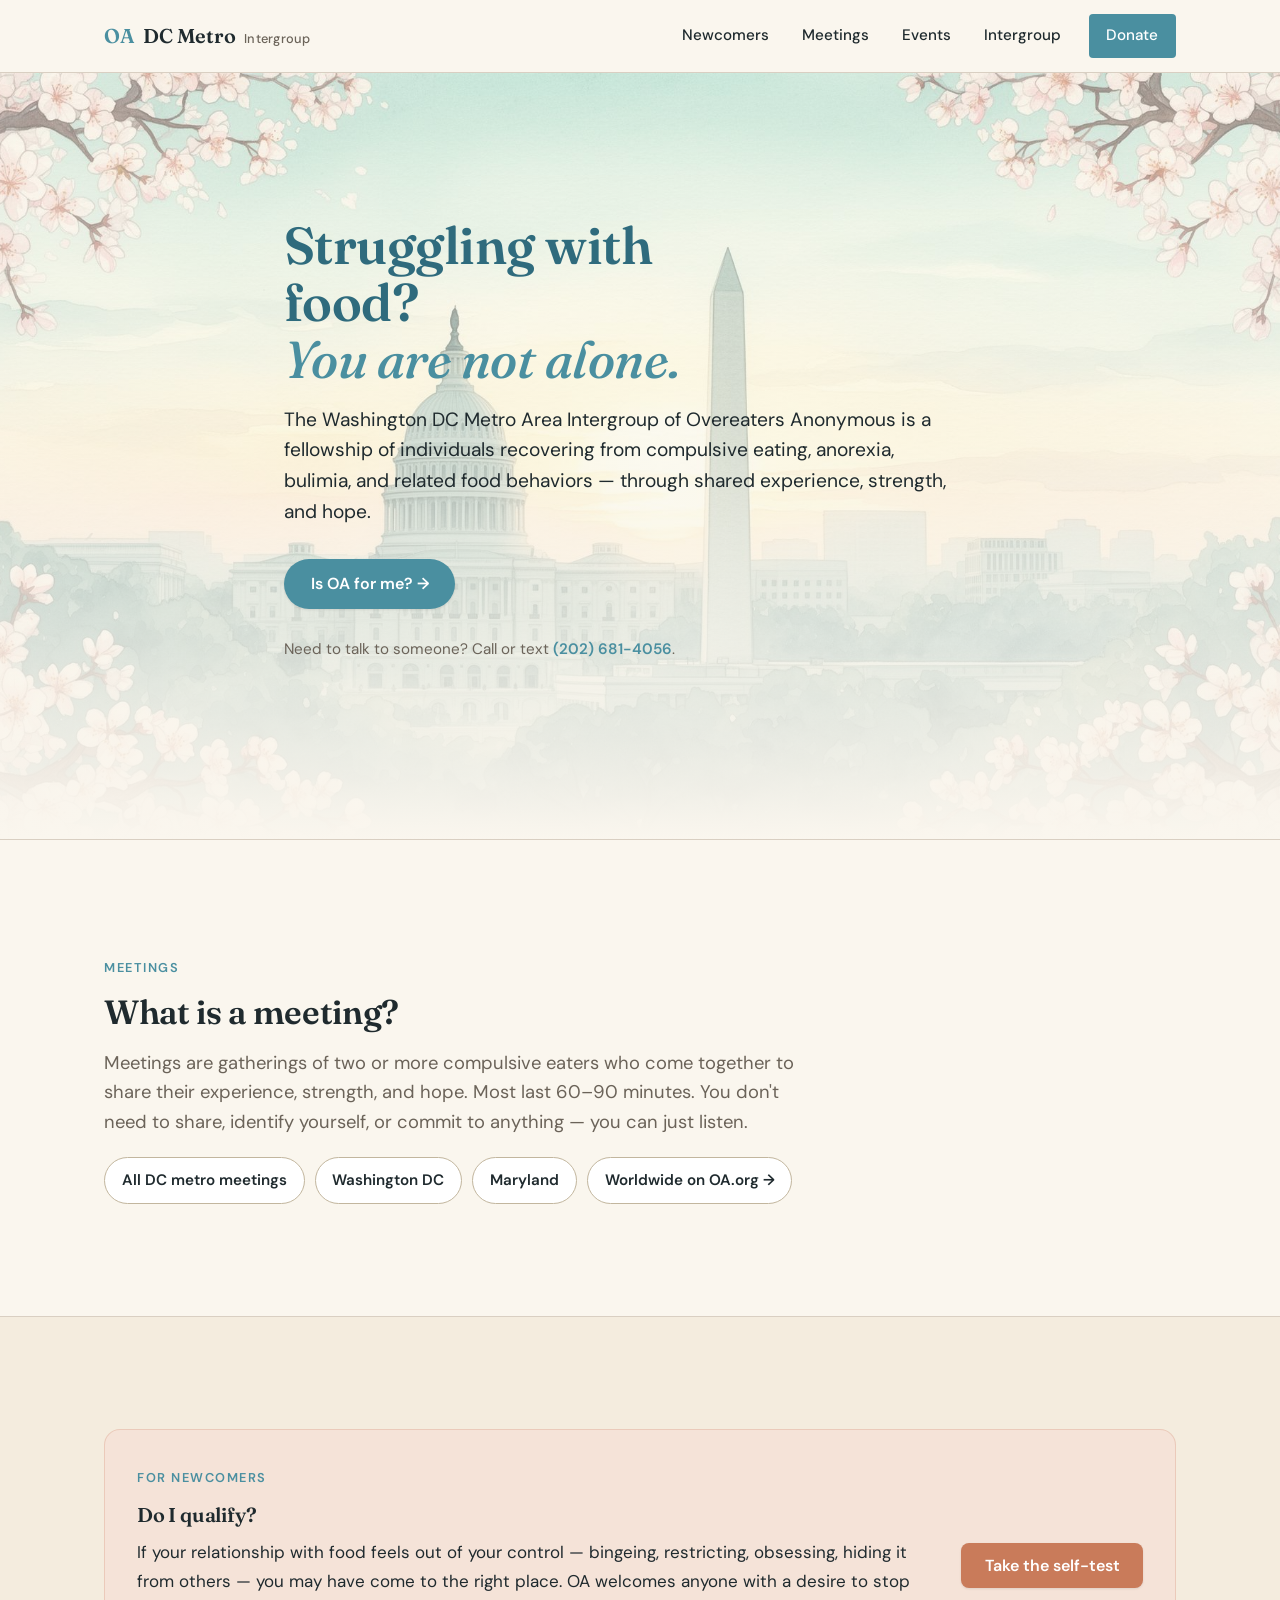
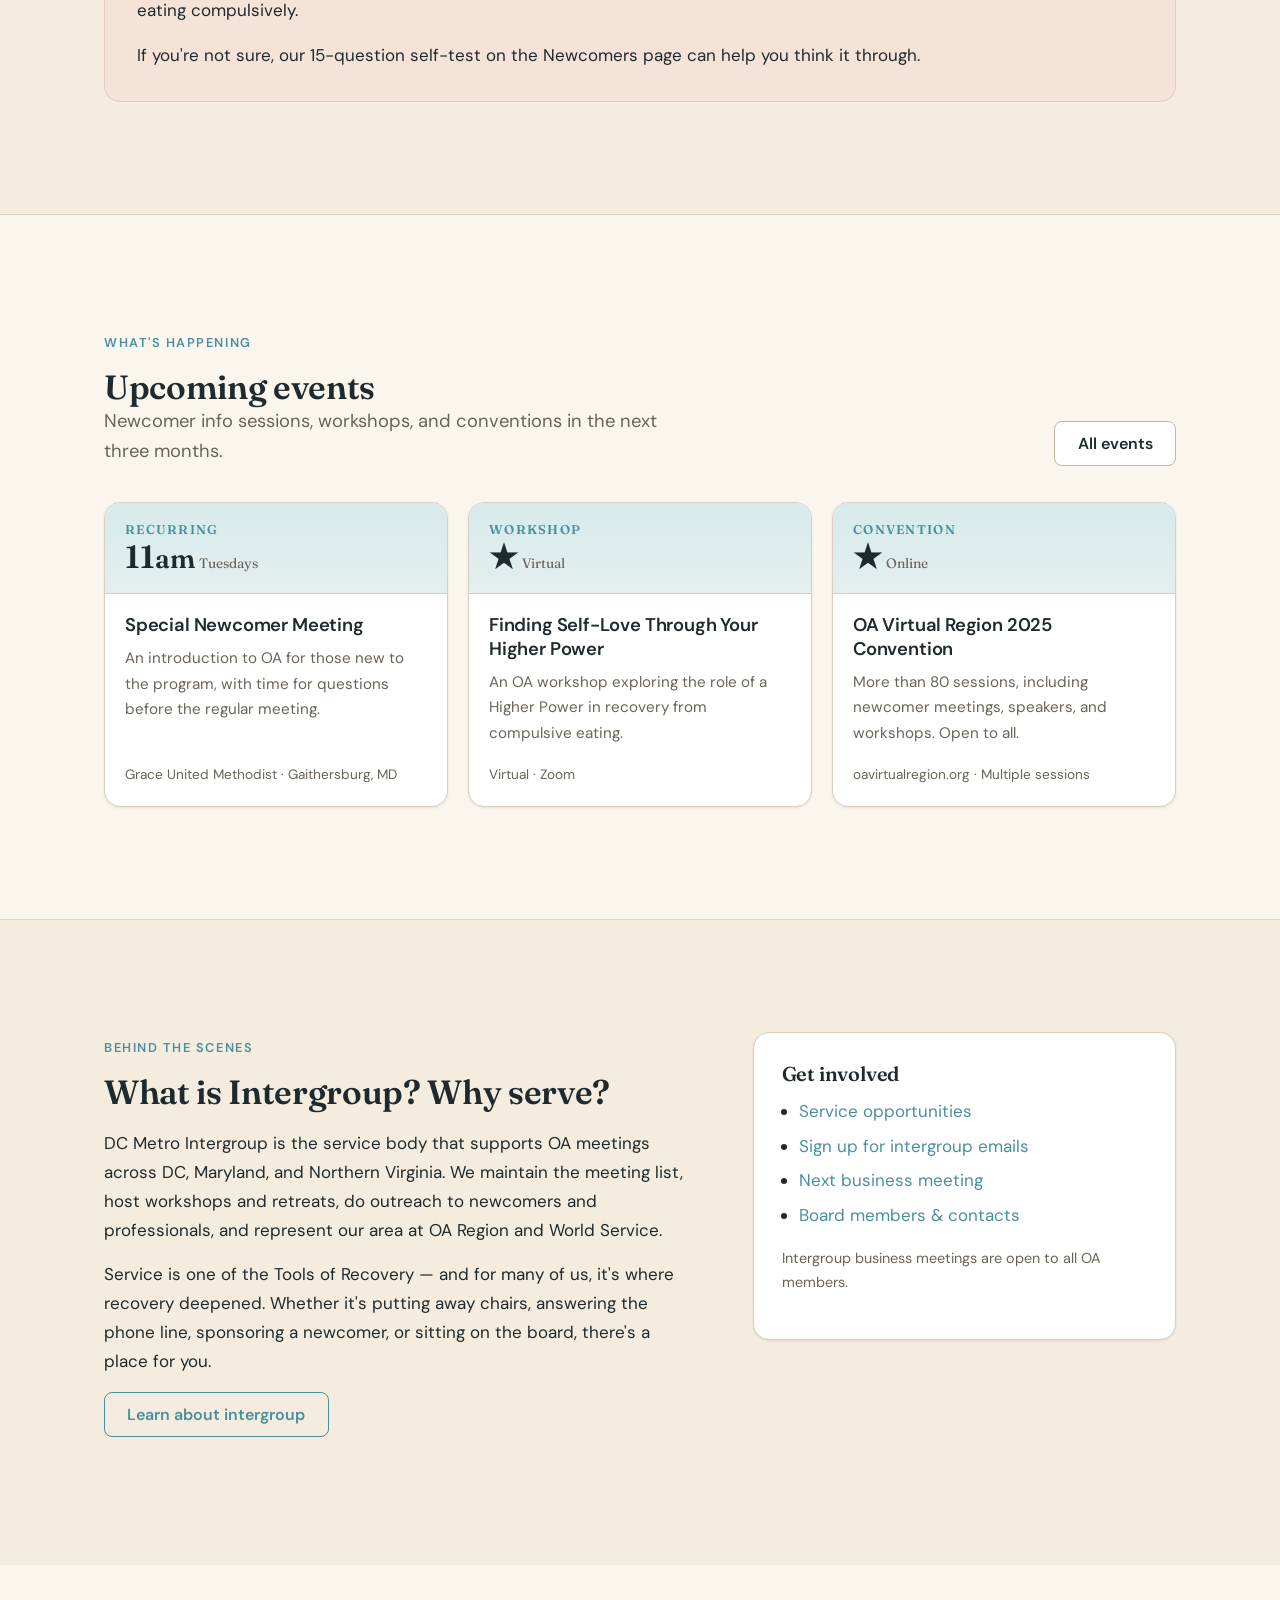
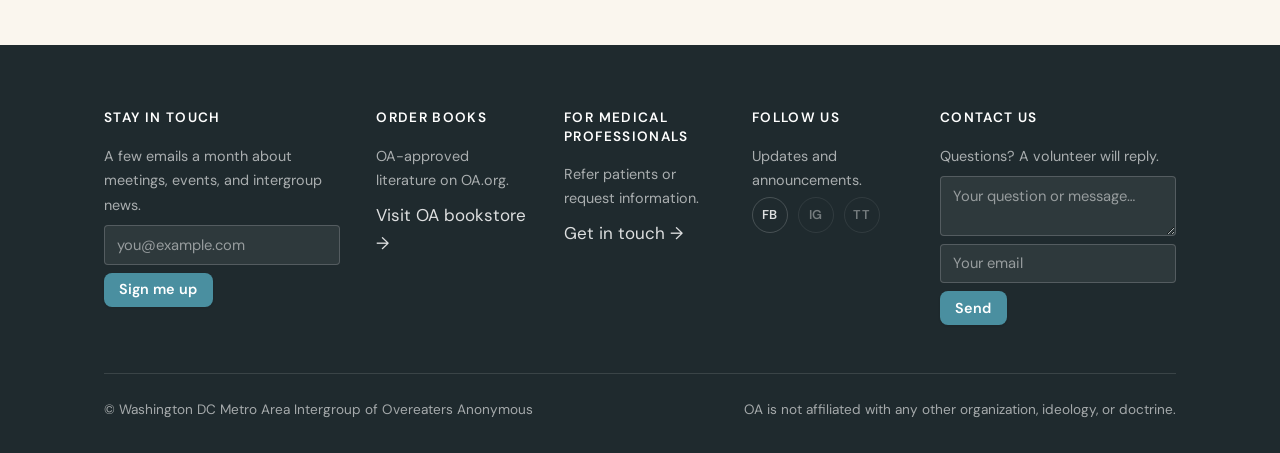
<file: index.html>
<!doctype html>
<html lang="en">
<head>
<meta charset="utf-8">
<meta name="viewport" content="width=device-width, initial-scale=1">
<title>Washington DC Metro Area Intergroup of Overeaters Anonymous</title>
<meta name="description" content="A welcoming community of recovery from compulsive eating in the Washington DC metro area. Find a meeting, get help as a newcomer, and connect with OA.">
<link rel="preconnect" href="https://fonts.googleapis.com">
<link rel="preconnect" href="https://fonts.gstatic.com" crossorigin>
<link href="https://fonts.googleapis.com/css2?family=Fraunces:opsz,wght@9..144,500;9..144,600;9..144,700&family=DM+Sans:wght@400;500;600;700&display=swap" rel="stylesheet">
<link rel="stylesheet" href="assets/css/styles.css">
</head>
<body>
<a class="skip" href="#main">Skip to content</a>

<header class="site-header">
  <div class="container nav">
    <a href="index.html" class="brand">
      <span class="brand-mark">OA</span>
      <span>DC Metro</span>
      <span class="brand-sub">Intergroup</span>
    </a>
    <button class="nav-toggle" aria-expanded="false" aria-controls="primary-nav">Menu</button>
    <ul class="nav-links" id="primary-nav">
      <li><a href="newcomers.html">Newcomers</a></li>
      <li><a href="meetings.html">Meetings</a></li>
      <li><a href="events.html">Events</a></li>
      <li><a href="intergroup.html">Intergroup</a></li>
      <li><a href="donate.html" class="nav-cta" data-donate-trigger>Donate</a></li>
    </ul>
  </div>
</header>

<main id="main">

<!-- 1. Who we (OA) are -->
<section class="hero">
  <div class="hero-bg">
    <img src="assets/img/hero-dc-cherry-blossoms.jpg" alt="Watercolor of the Washington DC skyline with cherry blossoms" loading="eager" width="1920" height="1088">
  </div>
  <div class="container hero-inner">
    <h1>
      Struggling with food?
      <span class="hero-italic">You are not alone.</span>
    </h1>
    <p class="lede">The Washington DC Metro Area Intergroup of Overeaters Anonymous is a fellowship of individuals recovering from compulsive eating, anorexia, bulimia, and related food behaviors — through shared experience, strength, and hope.</p>
    <div class="hero-actions">
      <a class="btn btn-primary btn-pill" href="newcomers.html">Is OA for me? →</a>
    </div>
    <p class="hero-help">Need to talk to someone? Call or text <a href="tel:+12026814056">(202) 681-4056</a>.</p>
  </div>
</section>

<!-- 2. What is a meeting -->
<section class="home-section">
  <div class="container">
    <span class="eyebrow">Meetings</span>
    <h2>What is a meeting?</h2>
    <p class="lede" style="max-width:720px;">Meetings are gatherings of two or more compulsive eaters who come together to share their experience, strength, and hope. Most last 60–90 minutes. You don't need to share, identify yourself, or commit to anything — you can just listen.</p>
    <div class="meeting-links">
      <a class="meeting-link" href="meetings.html">All DC metro meetings</a>
      <a class="meeting-link" href="meetings.html#district-of-columbia">Washington DC</a>
      <a class="meeting-link" href="meetings.html#maryland-montgomery-county">Maryland</a>
      <a class="meeting-link" href="https://oa.org/find-a-meeting/" rel="noopener">Worldwide on OA.org →</a>
    </div>
  </div>
</section>

<!-- 3. Do I qualify? -->
<section class="home-section section-alt">
  <div class="container">
    <div class="qualify-card">
      <div class="qualify-text">
        <span class="eyebrow">For newcomers</span>
        <h3>Do I qualify?</h3>
        <p>If your relationship with food feels out of your control — bingeing, restricting, obsessing, hiding it from others — you may have come to the right place. OA welcomes anyone with a desire to stop eating compulsively.</p>
        <p class="mb-0">If you're not sure, our 15-question self-test on the Newcomers page can help you think it through.</p>
      </div>
      <a class="btn btn-donate" href="newcomers.html#self-test">Take the self-test</a>
    </div>
  </div>
</section>

<!-- 4. Upcoming events -->
<section class="home-section">
  <div class="container">
    <div class="section-head">
      <div>
        <span class="eyebrow">What's happening</span>
        <h2>Upcoming events</h2>
        <p class="lede">Newcomer info sessions, workshops, and conventions in the next three months.</p>
      </div>
      <a class="btn btn-ghost" href="events.html">All events</a>
    </div>

    <div class="event-grid">
      <article class="event-card">
        <div class="event-date">
          <span class="month">Recurring</span>
          <span class="day">11<small>am</small></span>
          <span class="year">Tuesdays</span>
        </div>
        <div class="event-body">
          <h3>Special Newcomer Meeting</h3>
          <p>An introduction to OA for those new to the program, with time for questions before the regular meeting.</p>
          <span class="event-meta">Grace United Methodist · Gaithersburg, MD</span>
        </div>
      </article>

      <article class="event-card">
        <div class="event-date">
          <span class="month">Workshop</span>
          <span class="day">★</span>
          <span class="year">Virtual</span>
        </div>
        <div class="event-body">
          <h3>Finding Self-Love Through Your Higher Power</h3>
          <p>An OA workshop exploring the role of a Higher Power in recovery from compulsive eating.</p>
          <span class="event-meta">Virtual · Zoom</span>
        </div>
      </article>

      <article class="event-card">
        <div class="event-date">
          <span class="month">Convention</span>
          <span class="day">★</span>
          <span class="year">Online</span>
        </div>
        <div class="event-body">
          <h3>OA Virtual Region 2025 Convention</h3>
          <p>More than 80 sessions, including newcomer meetings, speakers, and workshops. Open to all.</p>
          <span class="event-meta">oavirtualregion.org · Multiple sessions</span>
        </div>
      </article>
    </div>
  </div>
</section>

<!-- 5. What is Intergroup? Why serve? -->
<section class="home-section section-alt">
  <div class="container split">
    <div class="prose">
      <span class="eyebrow">Behind the scenes</span>
      <h2 class="mt-0">What is Intergroup? Why serve?</h2>
      <p>DC Metro Intergroup is the service body that supports OA meetings across DC, Maryland, and Northern Virginia. We maintain the meeting list, host workshops and retreats, do outreach to newcomers and professionals, and represent our area at OA Region and World Service.</p>
      <p>Service is one of the Tools of Recovery — and for many of us, it's where recovery deepened. Whether it's putting away chairs, answering the phone line, sponsoring a newcomer, or sitting on the board, there's a place for you.</p>
      <p class="mt-2">
        <a class="btn btn-secondary" href="intergroup.html">Learn about intergroup</a>
      </p>
    </div>
    <aside class="aside">
      <h3 class="mt-0">Get involved</h3>
      <ul>
        <li><a href="intergroup.html#service">Service opportunities</a></li>
        <li><a href="intergroup.html#mailing-list">Sign up for intergroup emails</a></li>
        <li><a href="intergroup.html#meeting">Next business meeting</a></li>
        <li><a href="intergroup.html#contacts">Board members &amp; contacts</a></li>
      </ul>
      <p class="muted" style="font-size:.9rem; margin-top:1rem;">Intergroup business meetings are open to all OA members.</p>
    </aside>
  </div>
</section>

</main>

<footer class="site-footer">
  <div class="container">
    <div class="footer-grid">
      <div class="footer-col">
        <h4>Stay in touch</h4>
        <p class="footer-sub">A few emails a month about meetings, events, and intergroup news.</p>
        <form class="footer-form" data-stub-form>
          <label for="ml-email" class="sr-only">Email address</label>
          <input id="ml-email" type="email" name="email" placeholder="you@example.com" required>
          <button type="submit" class="btn btn-primary btn-sm">Sign me up</button>
          <p class="form-ok" hidden>Thanks — you're on the list. <em>(Phase 0 stub; not yet wired.)</em></p>
        </form>
      </div>
      <div class="footer-col">
        <h4>Order books</h4>
        <p class="footer-sub">OA-approved literature on OA.org.</p>
        <p style="margin-top:.5rem;"><a href="https://bookstore.oa.org" rel="noopener">Visit OA bookstore →</a></p>
      </div>
      <div class="footer-col">
        <h4>For medical professionals</h4>
        <p class="footer-sub">Refer patients or request information.</p>
        <p style="margin-top:.5rem;"><a href="mailto:whereandwhen@oa-dcmetro.org?subject=Medical%20professional%20inquiry">Get in touch →</a></p>
      </div>
      <div class="footer-col">
        <h4>Follow us</h4>
        <p class="footer-sub">Updates and announcements.</p>
        <ul class="social-list">
          <li><a href="https://www.facebook.com/DCAreaOvereatersAnonymous/" rel="noopener" aria-label="Facebook">FB</a></li>
          <li><a href="#" aria-label="Instagram — placeholder">IG</a></li>
          <li><a href="#" aria-label="TikTok — placeholder">TT</a></li>
        </ul>
      </div>
      <div class="footer-col">
        <h4>Contact us</h4>
        <p class="footer-sub">Questions? A volunteer will reply.</p>
        <form class="footer-form" data-stub-form>
          <label for="ct-msg" class="sr-only">Your message</label>
          <textarea id="ct-msg" rows="2" placeholder="Your question or message…" required></textarea>
          <label for="ct-email" class="sr-only">Your email</label>
          <input id="ct-email" type="email" name="email" placeholder="Your email" required>
          <button type="submit" class="btn btn-primary btn-sm">Send</button>
          <p class="form-ok" hidden>Thanks — we'll be in touch. <em>(Phase 0 stub; not yet wired.)</em></p>
        </form>
      </div>
    </div>
    <div class="footer-bottom">
      <span>© Washington DC Metro Area Intergroup of Overeaters Anonymous</span>
      <span>OA is not affiliated with any other organization, ideology, or doctrine.</span>
    </div>
  </div>
</footer>

<dialog class="donate-dialog" id="donate-dialog" aria-labelledby="donate-title">
  <div class="donate-body">
    <div class="donate-head">
      <h2 id="donate-title">Contribute</h2>
      <button type="button" class="donate-close" aria-label="Close" data-donate-close>×</button>
    </div>
    <p class="donate-blurb">Seventh Tradition — OA is fully self-supporting through our own contributions. No dues, no fees, no outside funding. Every gift helps DC Metro Intergroup keep meetings open and carry the message.</p>
    <div class="donate-options">
      <a class="donate-option" href="#" rel="noopener" target="_blank" data-donate-paypal>
        <strong>Give via PayPal <span class="placeholder">link pending</span></strong>
        <span>Fast and secure, one-time or recurring.</span>
      </a>
      <div class="donate-option" style="cursor:default;">
        <strong>Mail a check</strong>
        <span>Made out to <em>DC Metro Intergroup of Overeaters Anonymous</em>:</span>
        <span class="addr">[PLACEHOLDER: mailing address — replace in donate.html and donate-dialog markup]</span>
      </div>
    </div>
    <p class="donate-foot"><a href="donate.html">Open as a page →</a></p>
  </div>
</dialog>

<script src="assets/js/nav.js"></script>
<script src="assets/js/donate.js"></script>
</body>
</html>
</file>
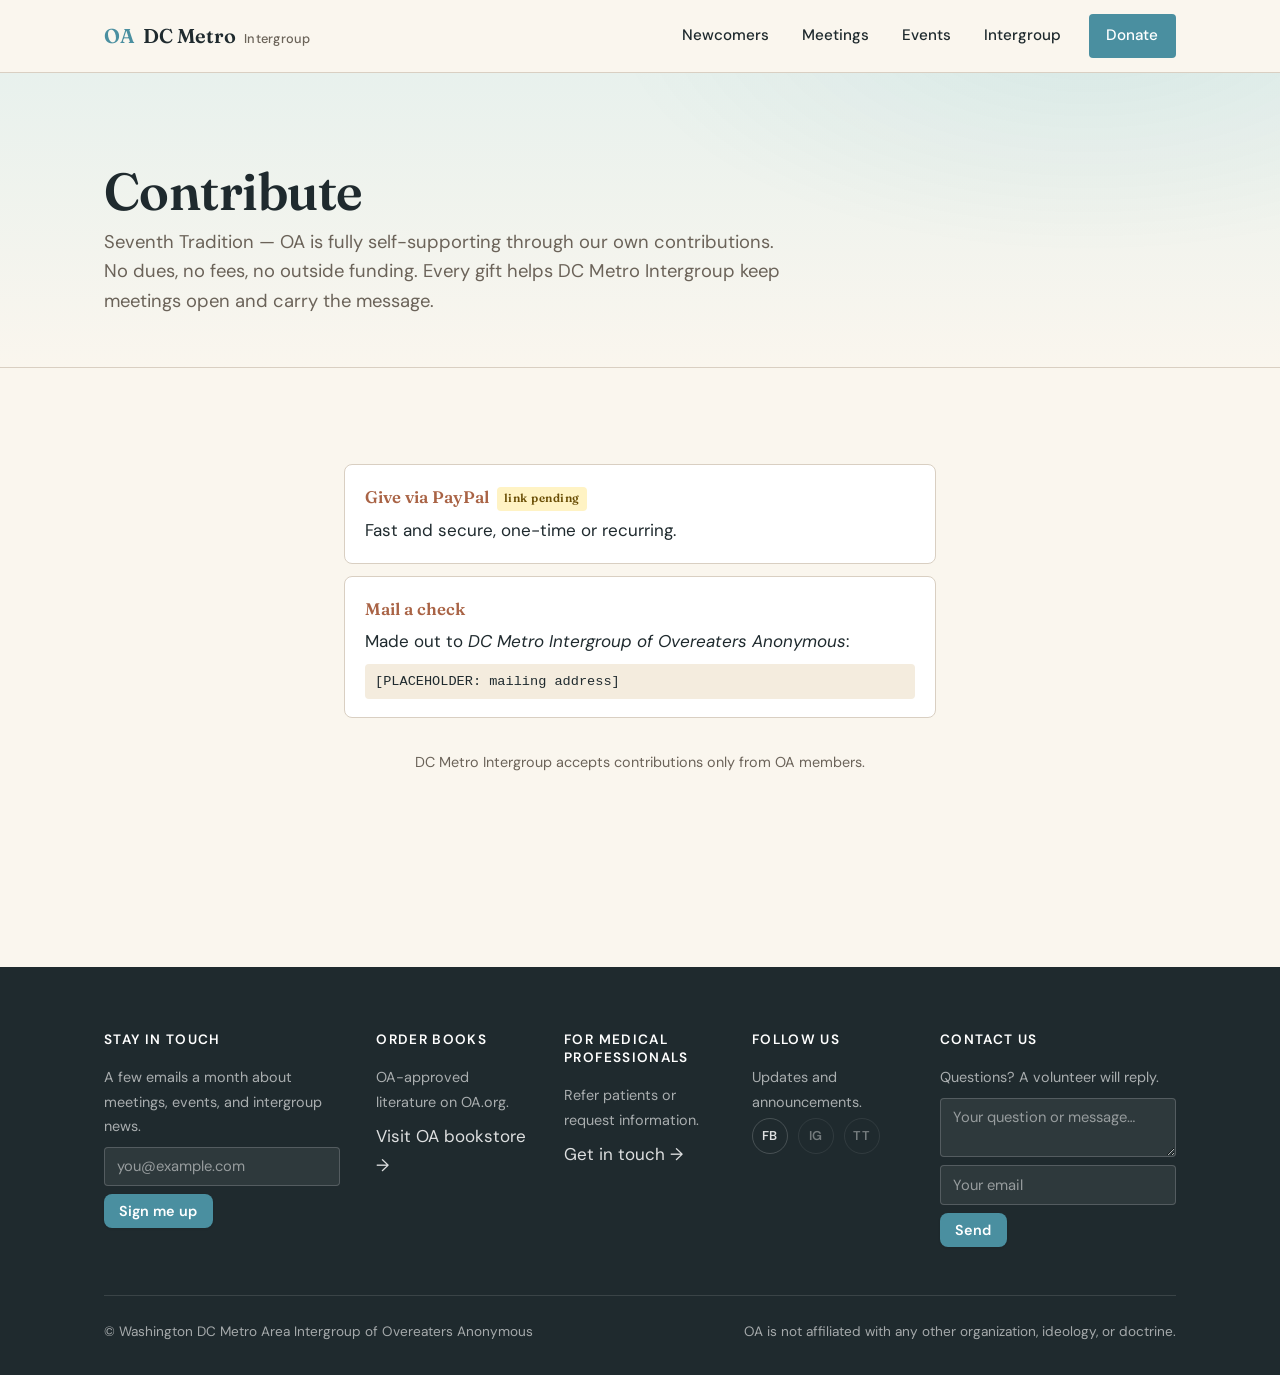
<file: donate.html>
<!doctype html>
<html lang="en">
<head>
<meta charset="utf-8">
<meta name="viewport" content="width=device-width, initial-scale=1">
<title>Donate — DC Metro OA</title>
<meta name="description" content="Support DC Metro Intergroup through a Seventh Tradition contribution — via PayPal or by mail.">
<link rel="preconnect" href="https://fonts.googleapis.com">
<link rel="preconnect" href="https://fonts.gstatic.com" crossorigin>
<link href="https://fonts.googleapis.com/css2?family=Fraunces:opsz,wght@9..144,500;9..144,600;9..144,700&family=DM+Sans:wght@400;500;600;700&display=swap" rel="stylesheet">
<link rel="stylesheet" href="assets/css/styles.css">
</head>
<body>
<a class="skip" href="#main">Skip to content</a>

<header class="site-header">
  <div class="container nav">
    <a href="index.html" class="brand">
      <span class="brand-mark">OA</span>
      <span>DC Metro</span>
      <span class="brand-sub">Intergroup</span>
    </a>
    <button class="nav-toggle" aria-expanded="false" aria-controls="primary-nav">Menu</button>
    <ul class="nav-links" id="primary-nav">
      <li><a href="newcomers.html">Newcomers</a></li>
      <li><a href="meetings.html">Meetings</a></li>
      <li><a href="events.html">Events</a></li>
      <li><a href="intergroup.html">Intergroup</a></li>
      <li><a href="donate.html" class="nav-cta" data-donate-trigger>Donate</a></li>
    </ul>
  </div>
</header>

<main id="main">

<section class="page-header">
  <div class="container">
    <h1>Contribute</h1>
    <p class="lede">Seventh Tradition — OA is fully self-supporting through our own contributions. No dues, no fees, no outside funding. Every gift helps DC Metro Intergroup keep meetings open and carry the message.</p>
  </div>
</section>

<section class="section">
  <div class="container" style="max-width: 640px;">
    <div class="donate-options" style="margin-top: 0;">
      <a class="donate-option" href="#" rel="noopener" target="_blank">
        <strong>Give via PayPal <span class="placeholder">link pending</span></strong>
        <span>Fast and secure, one-time or recurring.</span>
      </a>
      <div class="donate-option" style="cursor:default;">
        <strong>Mail a check</strong>
        <span>Made out to <em>DC Metro Intergroup of Overeaters Anonymous</em>:</span>
        <span class="addr">[PLACEHOLDER: mailing address]</span>
      </div>
    </div>
    <p class="muted" style="margin-top: 2rem; text-align: center; font-size: .9rem;">DC Metro Intergroup accepts contributions only from OA members.</p>
  </div>
</section>

</main>

<footer class="site-footer">
  <div class="container">
    <div class="footer-grid">
      <div class="footer-col">
        <h4>Stay in touch</h4>
        <p class="footer-sub">A few emails a month about meetings, events, and intergroup news.</p>
        <form class="footer-form" data-stub-form>
          <label for="ml-email" class="sr-only">Email address</label>
          <input id="ml-email" type="email" name="email" placeholder="you@example.com" required>
          <button type="submit" class="btn btn-primary btn-sm">Sign me up</button>
          <p class="form-ok" hidden>Thanks — you're on the list. <em>(Phase 0 stub; not yet wired.)</em></p>
        </form>
      </div>
      <div class="footer-col">
        <h4>Order books</h4>
        <p class="footer-sub">OA-approved literature on OA.org.</p>
        <p style="margin-top:.5rem;"><a href="https://bookstore.oa.org" rel="noopener">Visit OA bookstore →</a></p>
      </div>
      <div class="footer-col">
        <h4>For medical professionals</h4>
        <p class="footer-sub">Refer patients or request information.</p>
        <p style="margin-top:.5rem;"><a href="mailto:whereandwhen@oa-dcmetro.org?subject=Medical%20professional%20inquiry">Get in touch →</a></p>
      </div>
      <div class="footer-col">
        <h4>Follow us</h4>
        <p class="footer-sub">Updates and announcements.</p>
        <ul class="social-list">
          <li><a href="https://www.facebook.com/DCAreaOvereatersAnonymous/" rel="noopener" aria-label="Facebook">FB</a></li>
          <li><a href="#" aria-label="Instagram — placeholder">IG</a></li>
          <li><a href="#" aria-label="TikTok — placeholder">TT</a></li>
        </ul>
      </div>
      <div class="footer-col">
        <h4>Contact us</h4>
        <p class="footer-sub">Questions? A volunteer will reply.</p>
        <form class="footer-form" data-stub-form>
          <label for="ct-msg" class="sr-only">Your message</label>
          <textarea id="ct-msg" rows="2" placeholder="Your question or message…" required></textarea>
          <label for="ct-email" class="sr-only">Your email</label>
          <input id="ct-email" type="email" name="email" placeholder="Your email" required>
          <button type="submit" class="btn btn-primary btn-sm">Send</button>
          <p class="form-ok" hidden>Thanks — we'll be in touch. <em>(Phase 0 stub; not yet wired.)</em></p>
        </form>
      </div>
    </div>
    <div class="footer-bottom">
      <span>© Washington DC Metro Area Intergroup of Overeaters Anonymous</span>
      <span>OA is not affiliated with any other organization, ideology, or doctrine.</span>
    </div>
  </div>
</footer>

<dialog class="donate-dialog" id="donate-dialog" aria-labelledby="donate-title">
  <div class="donate-body">
    <div class="donate-head">
      <h2 id="donate-title">Contribute</h2>
      <button type="button" class="donate-close" aria-label="Close" data-donate-close>×</button>
    </div>
    <p class="donate-blurb">Seventh Tradition — OA is fully self-supporting through our own contributions. No dues, no fees, no outside funding. Every gift helps DC Metro Intergroup keep meetings open and carry the message.</p>
    <div class="donate-options">
      <a class="donate-option" href="#" rel="noopener" target="_blank">
        <strong>Give via PayPal <span class="placeholder">link pending</span></strong>
        <span>Fast and secure, one-time or recurring.</span>
      </a>
      <div class="donate-option" style="cursor:default;">
        <strong>Mail a check</strong>
        <span>Made out to <em>DC Metro Intergroup of Overeaters Anonymous</em>:</span>
        <span class="addr">[PLACEHOLDER: mailing address]</span>
      </div>
    </div>
    <p class="donate-foot"><a href="donate.html">Open as a page →</a></p>
  </div>
</dialog>

<script src="assets/js/nav.js"></script>
<script src="assets/js/donate.js"></script>
</body>
</html>
</file>
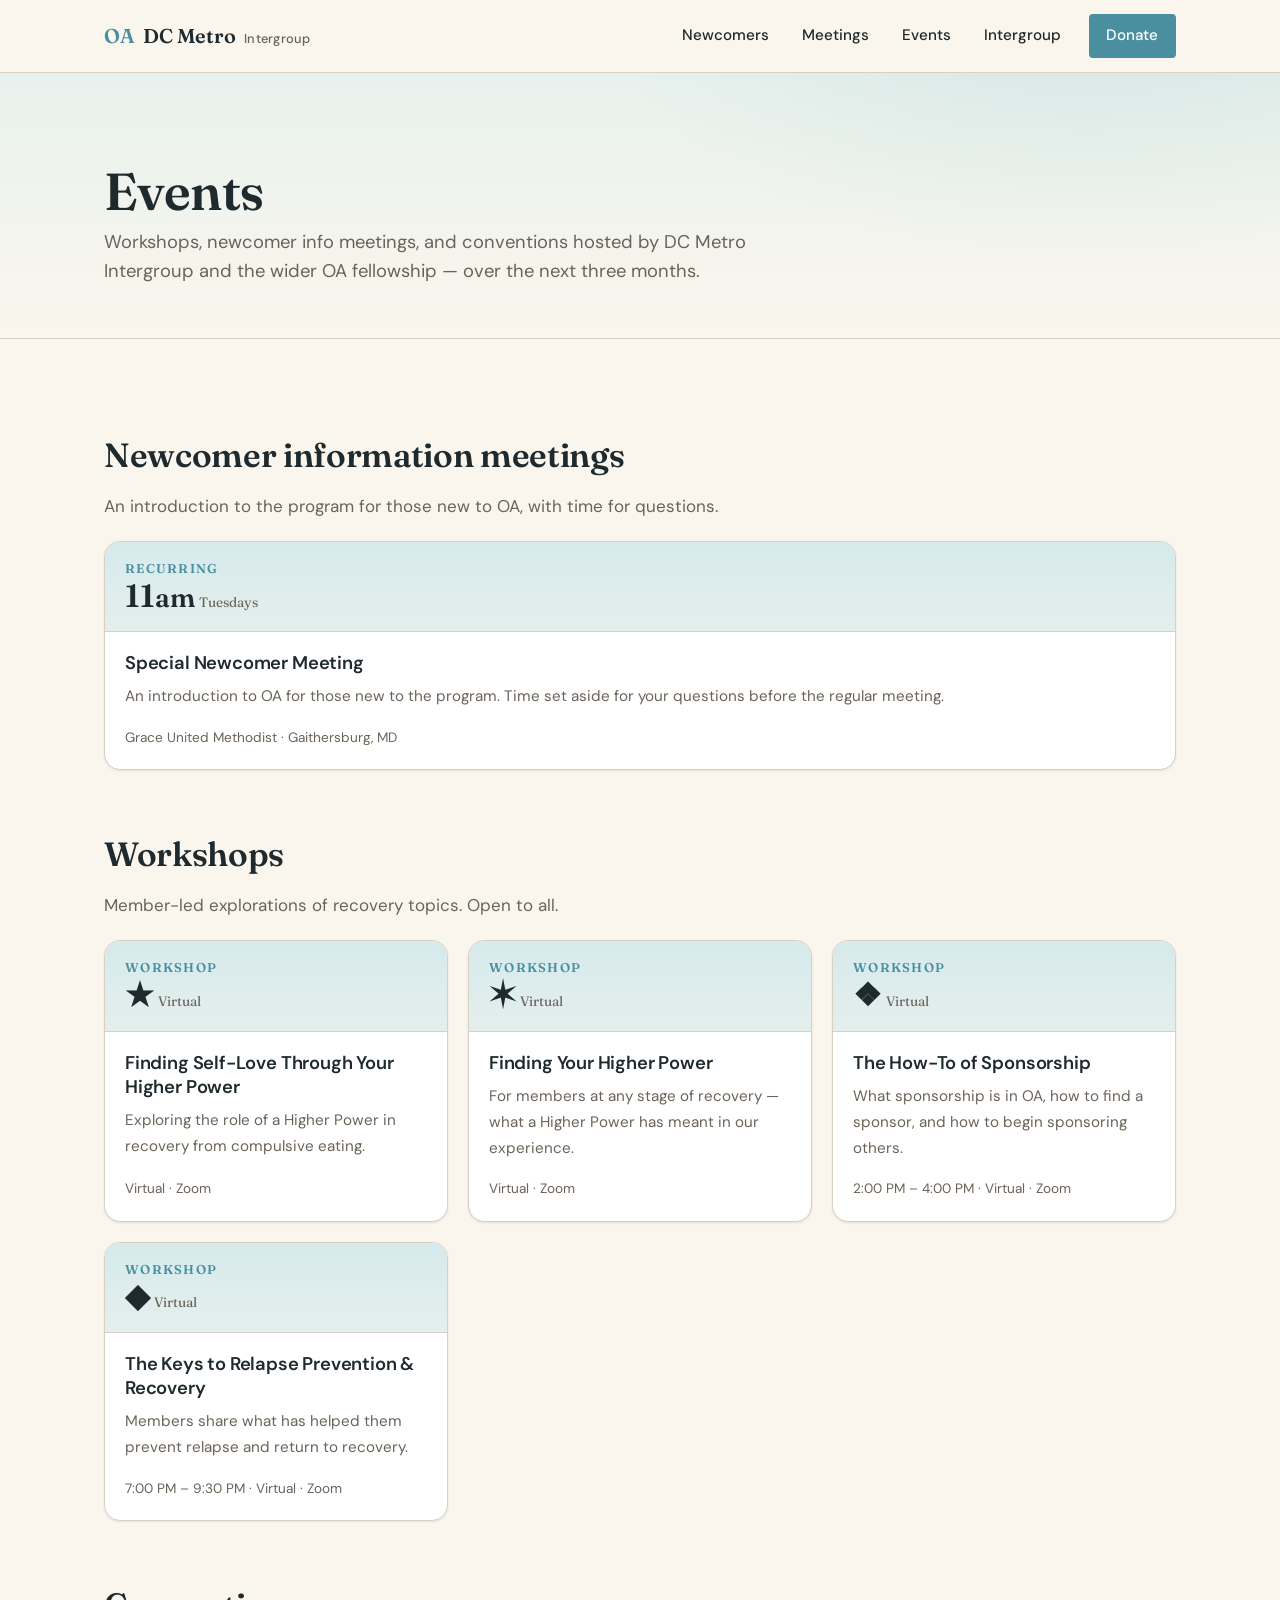
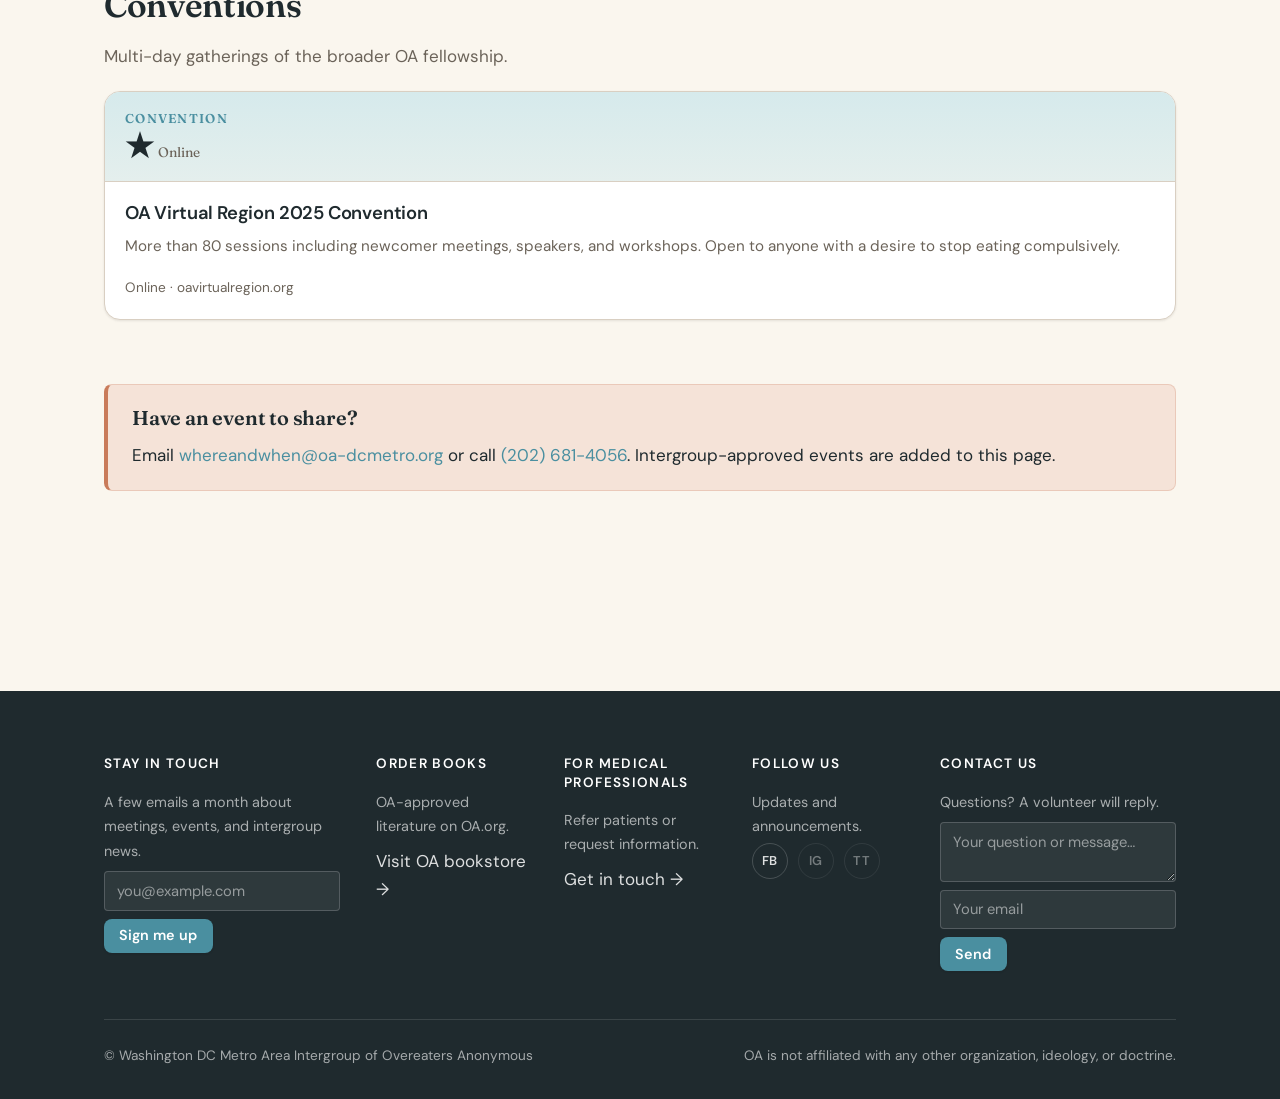
<file: events.html>
<!doctype html>
<html lang="en">
<head>
<meta charset="utf-8">
<meta name="viewport" content="width=device-width, initial-scale=1">
<title>Events — DC Metro OA</title>
<meta name="description" content="Workshops, newcomer info meetings, and conventions in the DC metro area over the next three months.">
<link rel="preconnect" href="https://fonts.googleapis.com">
<link rel="preconnect" href="https://fonts.gstatic.com" crossorigin>
<link href="https://fonts.googleapis.com/css2?family=Fraunces:opsz,wght@9..144,500;9..144,600;9..144,700&family=DM+Sans:wght@400;500;600;700&display=swap" rel="stylesheet">
<link rel="stylesheet" href="assets/css/styles.css">
</head>
<body>
<a class="skip" href="#main">Skip to content</a>

<header class="site-header">
  <div class="container nav">
    <a href="index.html" class="brand">
      <span class="brand-mark">OA</span>
      <span>DC Metro</span>
      <span class="brand-sub">Intergroup</span>
    </a>
    <button class="nav-toggle" aria-expanded="false" aria-controls="primary-nav">Menu</button>
    <ul class="nav-links" id="primary-nav">
      <li><a href="newcomers.html">Newcomers</a></li>
      <li><a href="meetings.html">Meetings</a></li>
      <li><a href="events.html">Events</a></li>
      <li><a href="intergroup.html">Intergroup</a></li>
      <li><a href="donate.html" class="nav-cta" data-donate-trigger>Donate</a></li>
    </ul>
  </div>
</header>

<main id="main">

<section class="page-header">
  <div class="container">
    <h1>Events</h1>
    <p class="lede">Workshops, newcomer info meetings, and conventions hosted by DC Metro Intergroup and the wider OA fellowship — over the next three months.</p>
  </div>
</section>

<section class="section">
  <div class="container">

    <h2 class="mt-0" id="newcomer-meetings">Newcomer information meetings</h2>
    <p class="muted">An introduction to the program for those new to OA, with time for questions.</p>
    <div class="event-grid" style="margin-top: 1.25rem;">
      <article class="event-card">
        <div class="event-date">
          <span class="month">Recurring</span>
          <span class="day">11<small>am</small></span>
          <span class="year">Tuesdays</span>
        </div>
        <div class="event-body">
          <h3>Special Newcomer Meeting</h3>
          <p>An introduction to OA for those new to the program. Time set aside for your questions before the regular meeting.</p>
          <span class="event-meta">Grace United Methodist · Gaithersburg, MD</span>
        </div>
      </article>
    </div>

    <h2 id="workshops" style="margin-top: 4rem;">Workshops</h2>
    <p class="muted">Member-led explorations of recovery topics. Open to all.</p>
    <div class="event-grid" style="margin-top: 1.25rem;">
      <article class="event-card">
        <div class="event-date">
          <span class="month">Workshop</span>
          <span class="day">★</span>
          <span class="year">Virtual</span>
        </div>
        <div class="event-body">
          <h3>Finding Self-Love Through Your Higher Power</h3>
          <p>Exploring the role of a Higher Power in recovery from compulsive eating.</p>
          <span class="event-meta">Virtual · Zoom</span>
        </div>
      </article>

      <article class="event-card">
        <div class="event-date">
          <span class="month">Workshop</span>
          <span class="day">✶</span>
          <span class="year">Virtual</span>
        </div>
        <div class="event-body">
          <h3>Finding Your Higher Power</h3>
          <p>For members at any stage of recovery — what a Higher Power has meant in our experience.</p>
          <span class="event-meta">Virtual · Zoom</span>
        </div>
      </article>

      <article class="event-card">
        <div class="event-date">
          <span class="month">Workshop</span>
          <span class="day">❖</span>
          <span class="year">Virtual</span>
        </div>
        <div class="event-body">
          <h3>The How-To of Sponsorship</h3>
          <p>What sponsorship is in OA, how to find a sponsor, and how to begin sponsoring others.</p>
          <span class="event-meta">2:00 PM – 4:00 PM · Virtual · Zoom</span>
        </div>
      </article>

      <article class="event-card">
        <div class="event-date">
          <span class="month">Workshop</span>
          <span class="day">◆</span>
          <span class="year">Virtual</span>
        </div>
        <div class="event-body">
          <h3>The Keys to Relapse Prevention &amp; Recovery</h3>
          <p>Members share what has helped them prevent relapse and return to recovery.</p>
          <span class="event-meta">7:00 PM – 9:30 PM · Virtual · Zoom</span>
        </div>
      </article>
    </div>

    <h2 id="conventions" style="margin-top: 4rem;">Conventions</h2>
    <p class="muted">Multi-day gatherings of the broader OA fellowship.</p>
    <div class="event-grid" style="margin-top: 1.25rem;">
      <article class="event-card">
        <div class="event-date">
          <span class="month">Convention</span>
          <span class="day">★</span>
          <span class="year">Online</span>
        </div>
        <div class="event-body">
          <h3>OA Virtual Region 2025 Convention</h3>
          <p>More than 80 sessions including newcomer meetings, speakers, and workshops. Open to anyone with a desire to stop eating compulsively.</p>
          <span class="event-meta">Online · oavirtualregion.org</span>
        </div>
      </article>
    </div>

    <div class="callout callout-warm" style="margin-top: 4rem;">
      <h3>Have an event to share?</h3>
      <p class="mb-0">Email <a href="mailto:whereandwhen@oa-dcmetro.org">whereandwhen@oa-dcmetro.org</a> or call <a href="tel:+12026814056">(202) 681-4056</a>. Intergroup-approved events are added to this page.</p>
    </div>

  </div>
</section>

</main>

<footer class="site-footer">
  <div class="container">
    <div class="footer-grid">
      <div class="footer-col">
        <h4>Stay in touch</h4>
        <p class="footer-sub">A few emails a month about meetings, events, and intergroup news.</p>
        <form class="footer-form" data-stub-form>
          <label for="ml-email" class="sr-only">Email address</label>
          <input id="ml-email" type="email" name="email" placeholder="you@example.com" required>
          <button type="submit" class="btn btn-primary btn-sm">Sign me up</button>
          <p class="form-ok" hidden>Thanks — you're on the list. <em>(Phase 0 stub; not yet wired.)</em></p>
        </form>
      </div>
      <div class="footer-col">
        <h4>Order books</h4>
        <p class="footer-sub">OA-approved literature on OA.org.</p>
        <p style="margin-top:.5rem;"><a href="https://bookstore.oa.org" rel="noopener">Visit OA bookstore →</a></p>
      </div>
      <div class="footer-col">
        <h4>For medical professionals</h4>
        <p class="footer-sub">Refer patients or request information.</p>
        <p style="margin-top:.5rem;"><a href="mailto:whereandwhen@oa-dcmetro.org?subject=Medical%20professional%20inquiry">Get in touch →</a></p>
      </div>
      <div class="footer-col">
        <h4>Follow us</h4>
        <p class="footer-sub">Updates and announcements.</p>
        <ul class="social-list">
          <li><a href="https://www.facebook.com/DCAreaOvereatersAnonymous/" rel="noopener" aria-label="Facebook">FB</a></li>
          <li><a href="#" aria-label="Instagram — placeholder">IG</a></li>
          <li><a href="#" aria-label="TikTok — placeholder">TT</a></li>
        </ul>
      </div>
      <div class="footer-col">
        <h4>Contact us</h4>
        <p class="footer-sub">Questions? A volunteer will reply.</p>
        <form class="footer-form" data-stub-form>
          <label for="ct-msg" class="sr-only">Your message</label>
          <textarea id="ct-msg" rows="2" placeholder="Your question or message…" required></textarea>
          <label for="ct-email" class="sr-only">Your email</label>
          <input id="ct-email" type="email" name="email" placeholder="Your email" required>
          <button type="submit" class="btn btn-primary btn-sm">Send</button>
          <p class="form-ok" hidden>Thanks — we'll be in touch. <em>(Phase 0 stub; not yet wired.)</em></p>
        </form>
      </div>
    </div>
    <div class="footer-bottom">
      <span>© Washington DC Metro Area Intergroup of Overeaters Anonymous</span>
      <span>OA is not affiliated with any other organization, ideology, or doctrine.</span>
    </div>
  </div>
</footer>

<dialog class="donate-dialog" id="donate-dialog" aria-labelledby="donate-title">
  <div class="donate-body">
    <div class="donate-head">
      <h2 id="donate-title">Contribute</h2>
      <button type="button" class="donate-close" aria-label="Close" data-donate-close>×</button>
    </div>
    <p class="donate-blurb">Seventh Tradition — OA is fully self-supporting through our own contributions. No dues, no fees, no outside funding. Every gift helps DC Metro Intergroup keep meetings open and carry the message.</p>
    <div class="donate-options">
      <a class="donate-option" href="#" rel="noopener" target="_blank">
        <strong>Give via PayPal <span class="placeholder">link pending</span></strong>
        <span>Fast and secure, one-time or recurring.</span>
      </a>
      <div class="donate-option" style="cursor:default;">
        <strong>Mail a check</strong>
        <span>Made out to <em>DC Metro Intergroup of Overeaters Anonymous</em>:</span>
        <span class="addr">[PLACEHOLDER: mailing address]</span>
      </div>
    </div>
    <p class="donate-foot"><a href="donate.html">Open as a page →</a></p>
  </div>
</dialog>

<script src="assets/js/nav.js"></script>
<script src="assets/js/donate.js"></script>
</body>
</html>
</file>
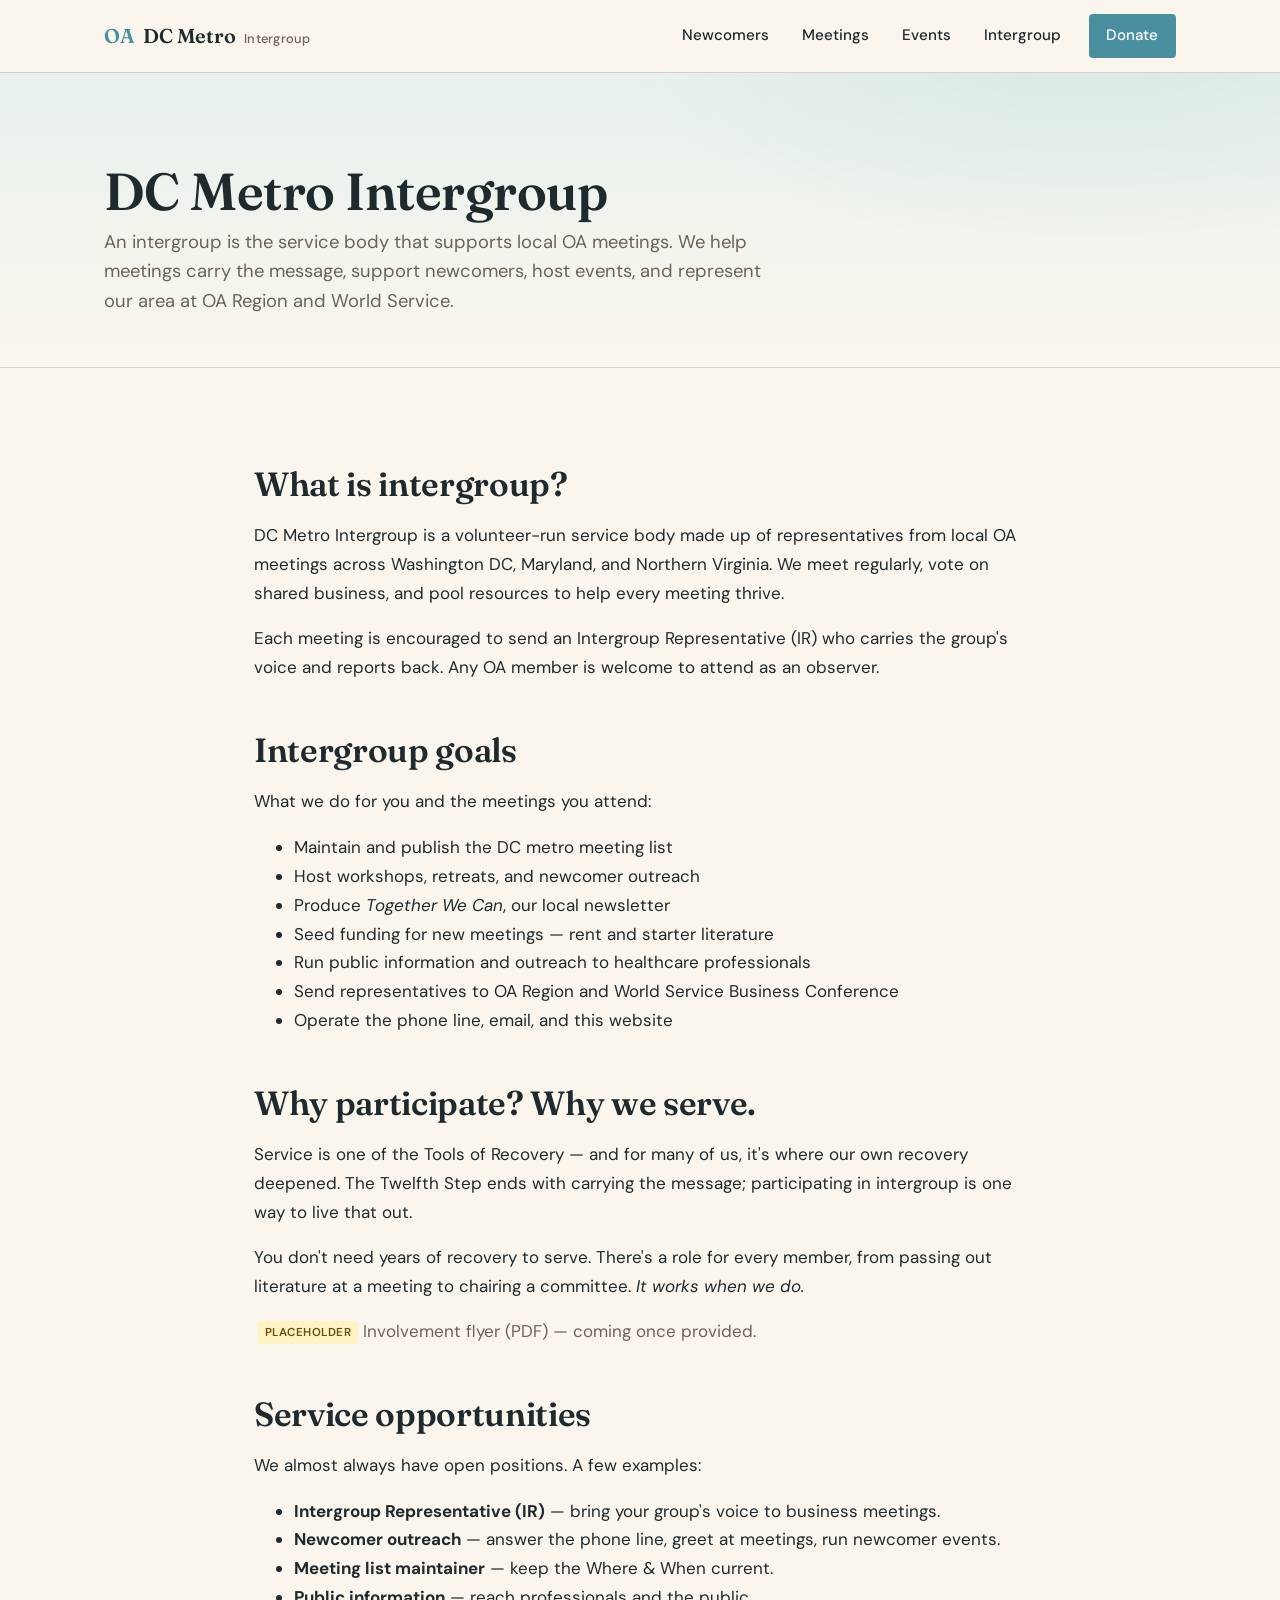
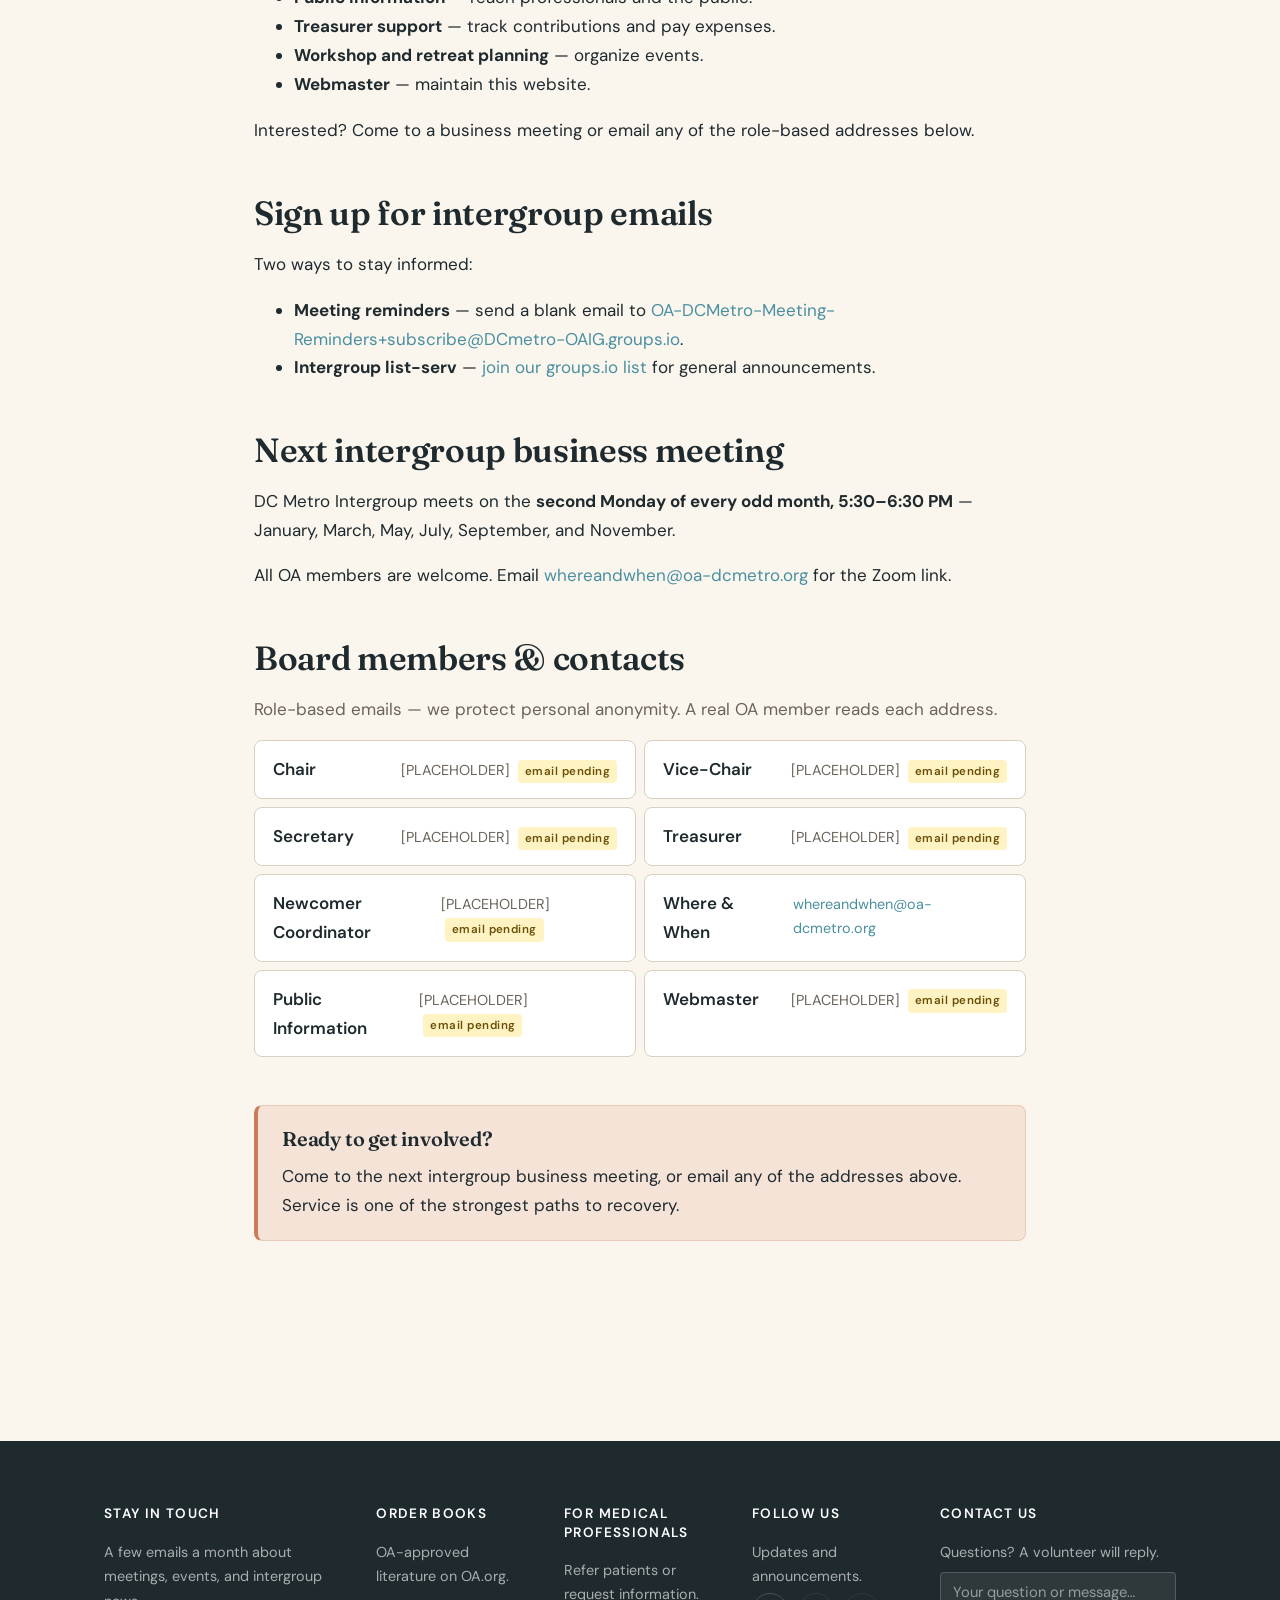
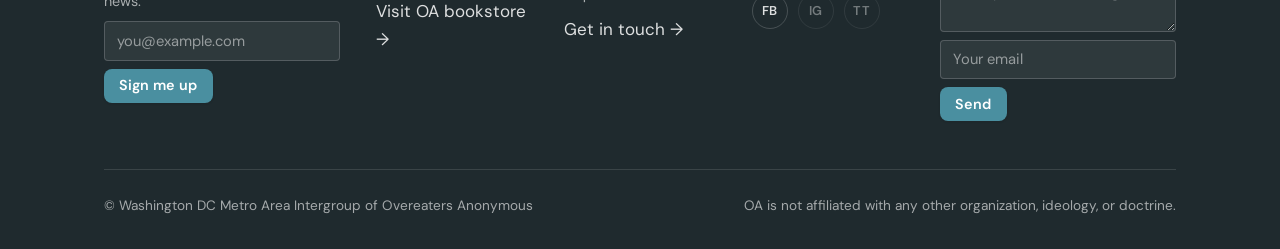
<file: intergroup.html>
<!doctype html>
<html lang="en">
<head>
<meta charset="utf-8">
<meta name="viewport" content="width=device-width, initial-scale=1">
<title>Intergroup — DC Metro OA</title>
<meta name="description" content="DC Metro Intergroup serves OA meetings across DC, Maryland, and Northern Virginia. Service opportunities, board contacts, and how to participate.">
<link rel="preconnect" href="https://fonts.googleapis.com">
<link rel="preconnect" href="https://fonts.gstatic.com" crossorigin>
<link href="https://fonts.googleapis.com/css2?family=Fraunces:opsz,wght@9..144,500;9..144,600;9..144,700&family=DM+Sans:wght@400;500;600;700&display=swap" rel="stylesheet">
<link rel="stylesheet" href="assets/css/styles.css">
</head>
<body>
<a class="skip" href="#main">Skip to content</a>

<header class="site-header">
  <div class="container nav">
    <a href="index.html" class="brand">
      <span class="brand-mark">OA</span>
      <span>DC Metro</span>
      <span class="brand-sub">Intergroup</span>
    </a>
    <button class="nav-toggle" aria-expanded="false" aria-controls="primary-nav">Menu</button>
    <ul class="nav-links" id="primary-nav">
      <li><a href="newcomers.html">Newcomers</a></li>
      <li><a href="meetings.html">Meetings</a></li>
      <li><a href="events.html">Events</a></li>
      <li><a href="intergroup.html">Intergroup</a></li>
      <li><a href="donate.html" class="nav-cta" data-donate-trigger>Donate</a></li>
    </ul>
  </div>
</header>

<main id="main">

<section class="page-header">
  <div class="container">
    <h1>DC Metro Intergroup</h1>
    <p class="lede">An intergroup is the service body that supports local OA meetings. We help meetings carry the message, support newcomers, host events, and represent our area at OA Region and World Service.</p>
  </div>
</section>

<section class="section">
  <div class="container" style="max-width: 820px;">

    <h2 class="mt-0" id="what-is-intergroup">What is intergroup?</h2>
    <p>DC Metro Intergroup is a volunteer-run service body made up of representatives from local OA meetings across Washington DC, Maryland, and Northern Virginia. We meet regularly, vote on shared business, and pool resources to help every meeting thrive.</p>
    <p>Each meeting is encouraged to send an Intergroup Representative (IR) who carries the group's voice and reports back. Any OA member is welcome to attend as an observer.</p>

    <h2 id="goals" style="margin-top: 3rem;">Intergroup goals</h2>
    <p>What we do for you and the meetings you attend:</p>
    <ul>
      <li>Maintain and publish the DC metro meeting list</li>
      <li>Host workshops, retreats, and newcomer outreach</li>
      <li>Produce <em>Together We Can</em>, our local newsletter</li>
      <li>Seed funding for new meetings — rent and starter literature</li>
      <li>Run public information and outreach to healthcare professionals</li>
      <li>Send representatives to OA Region and World Service Business Conference</li>
      <li>Operate the phone line, email, and this website</li>
    </ul>

    <h2 id="why-serve" style="margin-top: 3rem;">Why participate? Why we serve.</h2>
    <p>Service is one of the Tools of Recovery — and for many of us, it's where our own recovery deepened. The Twelfth Step ends with carrying the message; participating in intergroup is one way to live that out.</p>
    <p>You don't need years of recovery to serve. There's a role for every member, from passing out literature at a meeting to chairing a committee. <em>It works when we do.</em></p>
    <p class="muted"><span class="placeholder">PLACEHOLDER</span> Involvement flyer (PDF) — coming once provided.</p>

    <h2 id="service" style="margin-top: 3rem;">Service opportunities</h2>
    <p>We almost always have open positions. A few examples:</p>
    <ul>
      <li><strong>Intergroup Representative (IR)</strong> — bring your group's voice to business meetings.</li>
      <li><strong>Newcomer outreach</strong> — answer the phone line, greet at meetings, run newcomer events.</li>
      <li><strong>Meeting list maintainer</strong> — keep the Where &amp; When current.</li>
      <li><strong>Public information</strong> — reach professionals and the public.</li>
      <li><strong>Treasurer support</strong> — track contributions and pay expenses.</li>
      <li><strong>Workshop and retreat planning</strong> — organize events.</li>
      <li><strong>Webmaster</strong> — maintain this website.</li>
    </ul>
    <p>Interested? Come to a business meeting or email any of the role-based addresses below.</p>

    <h2 id="mailing-list" style="margin-top: 3rem;">Sign up for intergroup emails</h2>
    <p>Two ways to stay informed:</p>
    <ul>
      <li><strong>Meeting reminders</strong> — send a blank email to <a href="mailto:OA-DCMetro-Meeting-Reminders+subscribe@DCmetro-OAIG.groups.io">OA-DCMetro-Meeting-Reminders+subscribe@DCmetro-OAIG.groups.io</a>.</li>
      <li><strong>Intergroup list-serv</strong> — <a href="https://dcmetro-oaig.groups.io/g/main/join" rel="noopener">join our groups.io list</a> for general announcements.</li>
    </ul>

    <h2 id="meeting" style="margin-top: 3rem;">Next intergroup business meeting</h2>
    <p>DC Metro Intergroup meets on the <strong>second Monday of every odd month, 5:30–6:30 PM</strong> — January, March, May, July, September, and November.</p>
    <p>All OA members are welcome. Email <a href="mailto:whereandwhen@oa-dcmetro.org">whereandwhen@oa-dcmetro.org</a> for the Zoom link.</p>

    <h2 id="contacts" style="margin-top: 3rem;">Board members &amp; contacts</h2>
    <p class="muted">Role-based emails — we protect personal anonymity. A real OA member reads each address.</p>
    <ul class="role-list" style="margin-top: 1rem;">
      <li><span class="role">Chair</span> <a class="email" href="mailto:[PLACEHOLDER:chair@oa-dcmetro.org]">[PLACEHOLDER] <span class="placeholder">email pending</span></a></li>
      <li><span class="role">Vice-Chair</span> <a class="email" href="mailto:[PLACEHOLDER:vicechair@oa-dcmetro.org]">[PLACEHOLDER] <span class="placeholder">email pending</span></a></li>
      <li><span class="role">Secretary</span> <a class="email" href="mailto:[PLACEHOLDER:secretary@oa-dcmetro.org]">[PLACEHOLDER] <span class="placeholder">email pending</span></a></li>
      <li><span class="role">Treasurer</span> <a class="email" href="mailto:[PLACEHOLDER:treasurer@oa-dcmetro.org]">[PLACEHOLDER] <span class="placeholder">email pending</span></a></li>
      <li><span class="role">Newcomer Coordinator</span> <a class="email" href="mailto:[PLACEHOLDER:newcomer@oa-dcmetro.org]">[PLACEHOLDER] <span class="placeholder">email pending</span></a></li>
      <li><span class="role">Where &amp; When</span> <a class="email" href="mailto:whereandwhen@oa-dcmetro.org">whereandwhen@oa-dcmetro.org</a></li>
      <li><span class="role">Public Information</span> <a class="email" href="mailto:[PLACEHOLDER:pi@oa-dcmetro.org]">[PLACEHOLDER] <span class="placeholder">email pending</span></a></li>
      <li><span class="role">Webmaster</span> <a class="email" href="mailto:[PLACEHOLDER:webmaster@oa-dcmetro.org]">[PLACEHOLDER] <span class="placeholder">email pending</span></a></li>
    </ul>

    <div class="callout callout-warm" style="margin-top: 3rem;">
      <h3>Ready to get involved?</h3>
      <p class="mb-0">Come to the next intergroup business meeting, or email any of the addresses above. Service is one of the strongest paths to recovery.</p>
    </div>

  </div>
</section>

</main>

<footer class="site-footer">
  <div class="container">
    <div class="footer-grid">
      <div class="footer-col">
        <h4>Stay in touch</h4>
        <p class="footer-sub">A few emails a month about meetings, events, and intergroup news.</p>
        <form class="footer-form" data-stub-form>
          <label for="ml-email" class="sr-only">Email address</label>
          <input id="ml-email" type="email" name="email" placeholder="you@example.com" required>
          <button type="submit" class="btn btn-primary btn-sm">Sign me up</button>
          <p class="form-ok" hidden>Thanks — you're on the list. <em>(Phase 0 stub; not yet wired.)</em></p>
        </form>
      </div>
      <div class="footer-col">
        <h4>Order books</h4>
        <p class="footer-sub">OA-approved literature on OA.org.</p>
        <p style="margin-top:.5rem;"><a href="https://bookstore.oa.org" rel="noopener">Visit OA bookstore →</a></p>
      </div>
      <div class="footer-col">
        <h4>For medical professionals</h4>
        <p class="footer-sub">Refer patients or request information.</p>
        <p style="margin-top:.5rem;"><a href="mailto:whereandwhen@oa-dcmetro.org?subject=Medical%20professional%20inquiry">Get in touch →</a></p>
      </div>
      <div class="footer-col">
        <h4>Follow us</h4>
        <p class="footer-sub">Updates and announcements.</p>
        <ul class="social-list">
          <li><a href="https://www.facebook.com/DCAreaOvereatersAnonymous/" rel="noopener" aria-label="Facebook">FB</a></li>
          <li><a href="#" aria-label="Instagram — placeholder">IG</a></li>
          <li><a href="#" aria-label="TikTok — placeholder">TT</a></li>
        </ul>
      </div>
      <div class="footer-col">
        <h4>Contact us</h4>
        <p class="footer-sub">Questions? A volunteer will reply.</p>
        <form class="footer-form" data-stub-form>
          <label for="ct-msg" class="sr-only">Your message</label>
          <textarea id="ct-msg" rows="2" placeholder="Your question or message…" required></textarea>
          <label for="ct-email" class="sr-only">Your email</label>
          <input id="ct-email" type="email" name="email" placeholder="Your email" required>
          <button type="submit" class="btn btn-primary btn-sm">Send</button>
          <p class="form-ok" hidden>Thanks — we'll be in touch. <em>(Phase 0 stub; not yet wired.)</em></p>
        </form>
      </div>
    </div>
    <div class="footer-bottom">
      <span>© Washington DC Metro Area Intergroup of Overeaters Anonymous</span>
      <span>OA is not affiliated with any other organization, ideology, or doctrine.</span>
    </div>
  </div>
</footer>

<dialog class="donate-dialog" id="donate-dialog" aria-labelledby="donate-title">
  <div class="donate-body">
    <div class="donate-head">
      <h2 id="donate-title">Contribute</h2>
      <button type="button" class="donate-close" aria-label="Close" data-donate-close>×</button>
    </div>
    <p class="donate-blurb">Seventh Tradition — OA is fully self-supporting through our own contributions. No dues, no fees, no outside funding. Every gift helps DC Metro Intergroup keep meetings open and carry the message.</p>
    <div class="donate-options">
      <a class="donate-option" href="#" rel="noopener" target="_blank">
        <strong>Give via PayPal <span class="placeholder">link pending</span></strong>
        <span>Fast and secure, one-time or recurring.</span>
      </a>
      <div class="donate-option" style="cursor:default;">
        <strong>Mail a check</strong>
        <span>Made out to <em>DC Metro Intergroup of Overeaters Anonymous</em>:</span>
        <span class="addr">[PLACEHOLDER: mailing address]</span>
      </div>
    </div>
    <p class="donate-foot"><a href="donate.html">Open as a page →</a></p>
  </div>
</dialog>

<script src="assets/js/nav.js"></script>
<script src="assets/js/donate.js"></script>
</body>
</html>
</file>
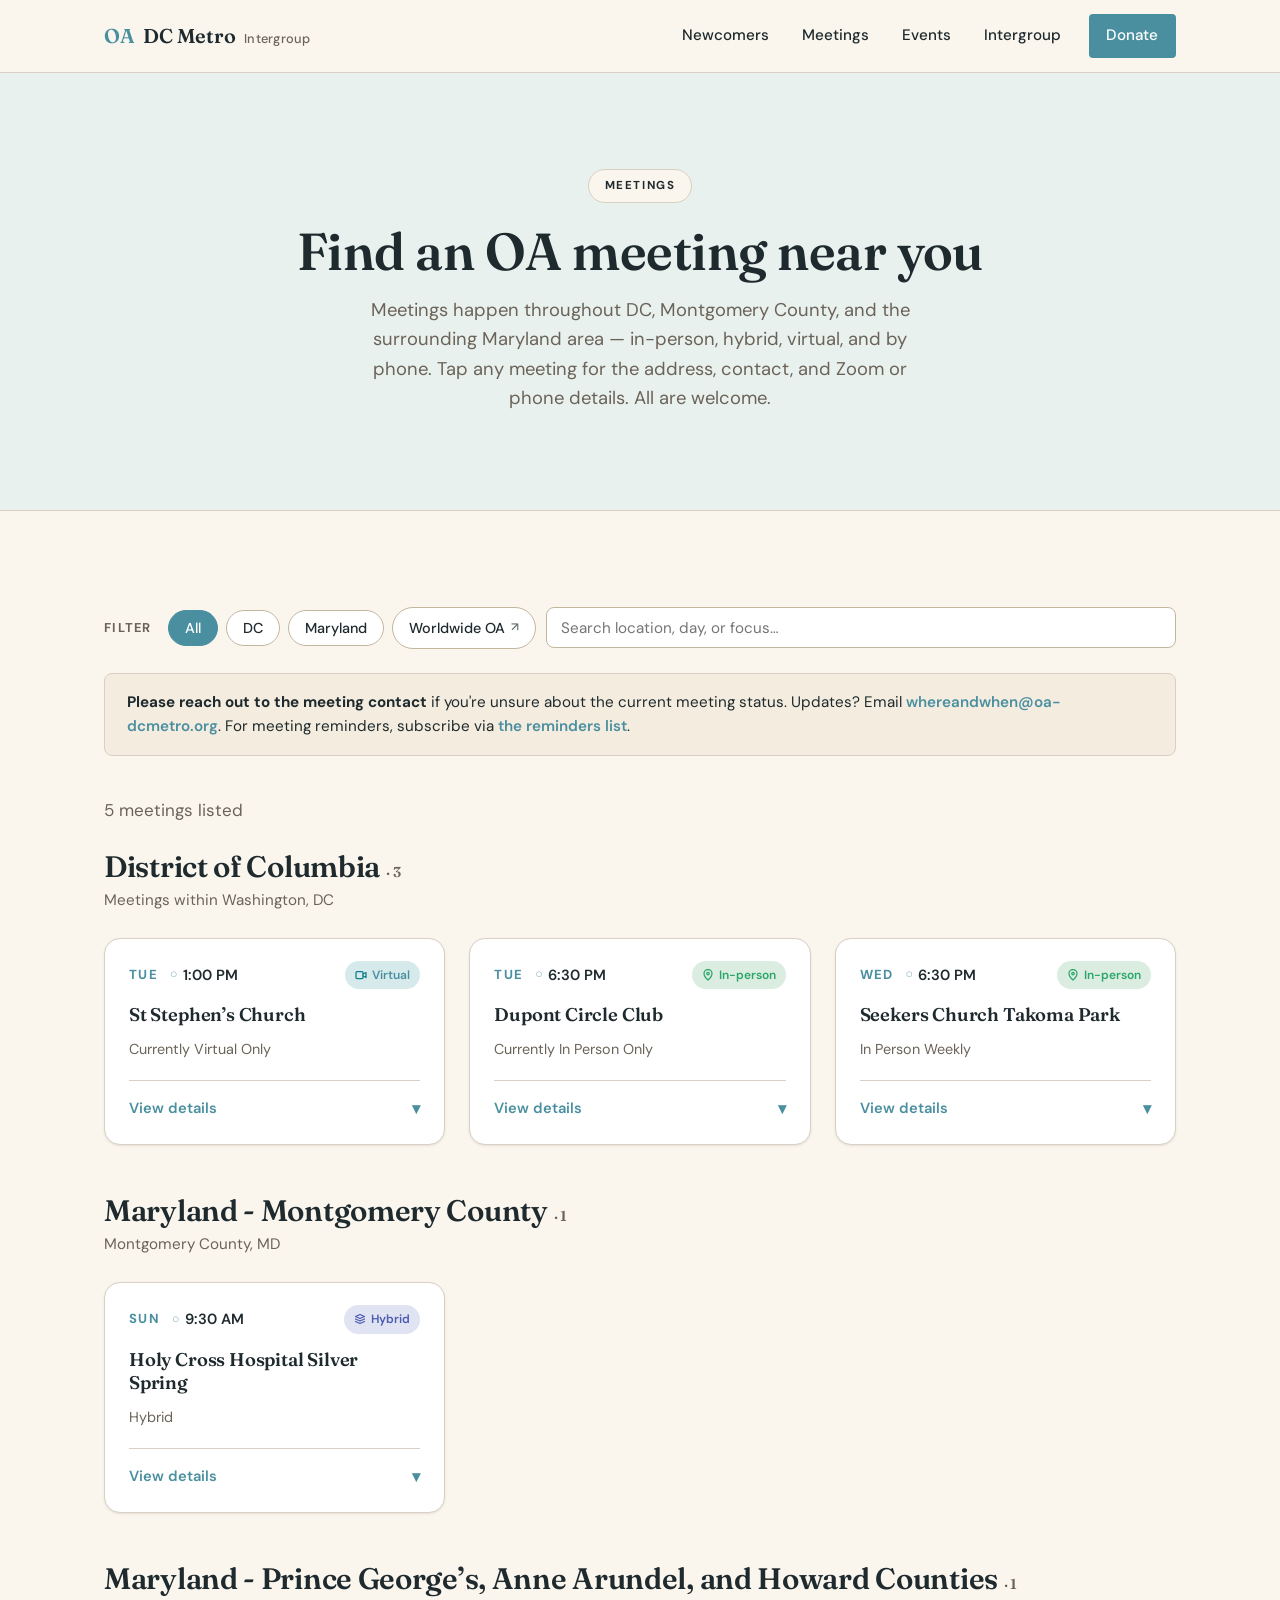
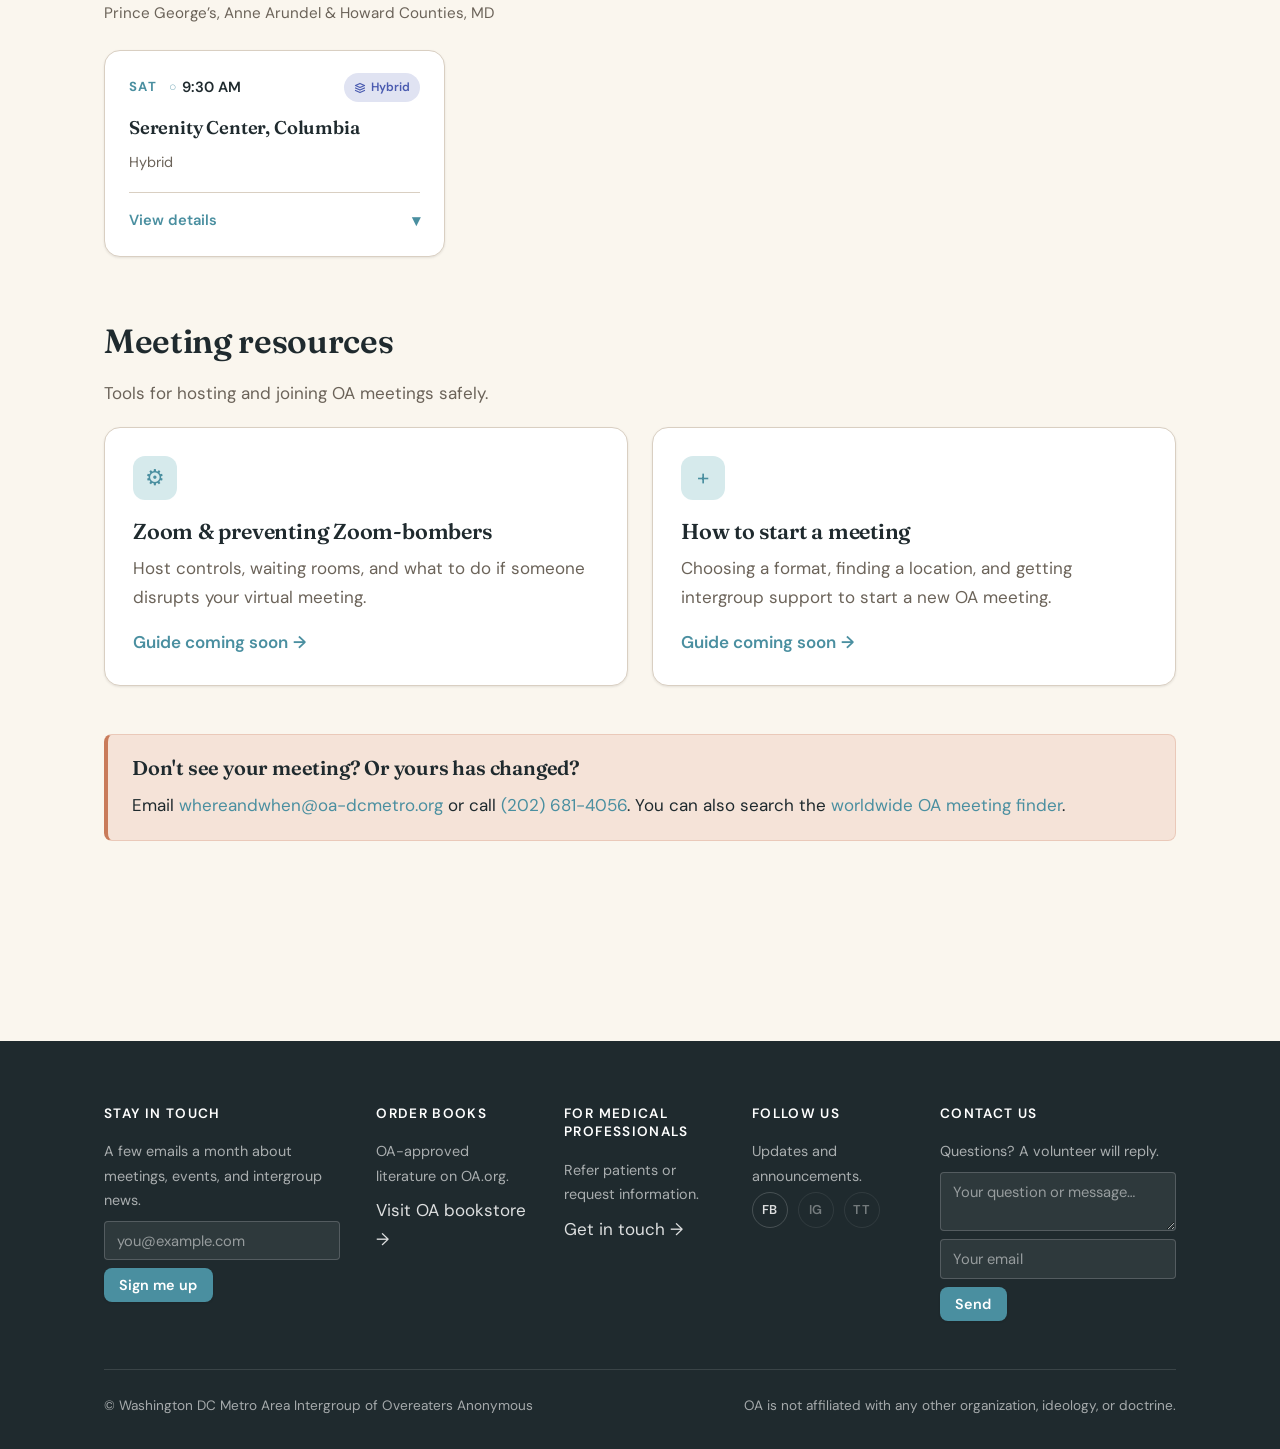
<file: meetings.html>
<!doctype html>
<html lang="en">
<head>
<meta charset="utf-8">
<meta name="viewport" content="width=device-width, initial-scale=1">
<title>Meetings — DC Metro OA</title>
<meta name="description" content="OA meetings in DC, Maryland, and Northern Virginia — in-person, hybrid, virtual, and phone. Everyone with a desire to stop eating compulsively is welcome.">
<link rel="preconnect" href="https://fonts.googleapis.com">
<link rel="preconnect" href="https://fonts.gstatic.com" crossorigin>
<link href="https://fonts.googleapis.com/css2?family=Fraunces:opsz,wght@9..144,500;9..144,600;9..144,700&family=DM+Sans:wght@400;500;600;700&display=swap" rel="stylesheet">
<link rel="stylesheet" href="assets/css/styles.css">
</head>
<body>
<a class="skip" href="#main">Skip to content</a>

<header class="site-header">
  <div class="container nav">
    <a href="index.html" class="brand">
      <span class="brand-mark">OA</span>
      <span>DC Metro</span>
      <span class="brand-sub">Intergroup</span>
    </a>
    <button class="nav-toggle" aria-expanded="false" aria-controls="primary-nav">Menu</button>
    <ul class="nav-links" id="primary-nav">
      <li><a href="newcomers.html">Newcomers</a></li>
      <li><a href="meetings.html">Meetings</a></li>
      <li><a href="events.html">Events</a></li>
      <li><a href="intergroup.html">Intergroup</a></li>
      <li><a href="donate.html" class="nav-cta" data-donate-trigger>Donate</a></li>
    </ul>
  </div>
</header>

<main id="main">

<section class="meetings-hero">
  <div class="container">
    <span class="meetings-hero-eyebrow">Meetings</span>
    <h1>Find an OA meeting near you</h1>
    <p class="lede">Meetings happen throughout DC, Montgomery County, and the surrounding Maryland area — in-person, hybrid, virtual, and by phone. Tap any meeting for the address, contact, and Zoom or phone details. All are welcome.</p>
  </div>
</section>

<section class="section">
  <div class="container">

    <div class="meetings-controls" role="group" aria-label="Meeting filters">
      <div class="filter-group" role="group" aria-label="Filter by region">
        <span class="filter-label">Filter</span>
        <button class="chip active" data-region="all">All</button>
        <button class="chip" data-region="dc">DC</button>
        <button class="chip" data-region="maryland">Maryland</button>
        <a class="chip chip-external" href="https://oa.org/find-a-meeting/" rel="noopener" target="_blank">Worldwide OA</a>
      </div>
      <input class="search-input" id="meeting-search" type="search" placeholder="Search location, day, or focus…" aria-label="Search meetings">
    </div>

    <div class="meetings-banner">
      <strong>Please reach out to the meeting contact</strong> if you're unsure about the current meeting status. Updates? Email <a href="mailto:whereandwhen@oa-dcmetro.org">whereandwhen@oa-dcmetro.org</a>. For meeting reminders, subscribe via <a href="https://oa-dcmetro.org/mailing-list" rel="noopener">the reminders list</a>.
    </div>

    <p class="muted" id="meeting-count" style="margin: 0 0 1.5rem;"></p>

    <div id="meeting-root"></div>

    <section style="margin-top: 4rem;" id="resources">
      <h2>Meeting resources</h2>
      <p class="muted">Tools for hosting and joining OA meetings safely.</p>
      <div class="cards" style="margin-top: 1.25rem;">
        <article class="card">
          <div class="card-icon" aria-hidden="true">⚙</div>
          <h3>Zoom &amp; preventing Zoom-bombers</h3>
          <p>Host controls, waiting rooms, and what to do if someone disrupts your virtual meeting.</p>
          <span class="card-link">Guide coming soon</span>
        </article>
        <article class="card">
          <div class="card-icon" aria-hidden="true">+</div>
          <h3>How to start a meeting</h3>
          <p>Choosing a format, finding a location, and getting intergroup support to start a new OA meeting.</p>
          <span class="card-link">Guide coming soon</span>
        </article>
      </div>
    </section>

    <div class="callout callout-warm" style="margin-top: 3rem;">
      <h3>Don't see your meeting? Or yours has changed?</h3>
      <p class="mb-0">Email <a href="mailto:whereandwhen@oa-dcmetro.org">whereandwhen@oa-dcmetro.org</a> or call <a href="tel:+12026814056">(202) 681-4056</a>. You can also search the <a href="https://oa.org/find-a-meeting/" rel="noopener">worldwide OA meeting finder</a>.</p>
    </div>
  </div>
</section>

</main>

<footer class="site-footer">
  <div class="container">
    <div class="footer-grid">
      <div class="footer-col">
        <h4>Stay in touch</h4>
        <p class="footer-sub">A few emails a month about meetings, events, and intergroup news.</p>
        <form class="footer-form" data-stub-form>
          <label for="ml-email" class="sr-only">Email address</label>
          <input id="ml-email" type="email" name="email" placeholder="you@example.com" required>
          <button type="submit" class="btn btn-primary btn-sm">Sign me up</button>
          <p class="form-ok" hidden>Thanks — you're on the list. <em>(Phase 0 stub; not yet wired.)</em></p>
        </form>
      </div>
      <div class="footer-col">
        <h4>Order books</h4>
        <p class="footer-sub">OA-approved literature on OA.org.</p>
        <p style="margin-top:.5rem;"><a href="https://bookstore.oa.org" rel="noopener">Visit OA bookstore →</a></p>
      </div>
      <div class="footer-col">
        <h4>For medical professionals</h4>
        <p class="footer-sub">Refer patients or request information.</p>
        <p style="margin-top:.5rem;"><a href="mailto:whereandwhen@oa-dcmetro.org?subject=Medical%20professional%20inquiry">Get in touch →</a></p>
      </div>
      <div class="footer-col">
        <h4>Follow us</h4>
        <p class="footer-sub">Updates and announcements.</p>
        <ul class="social-list">
          <li><a href="https://www.facebook.com/DCAreaOvereatersAnonymous/" rel="noopener" aria-label="Facebook">FB</a></li>
          <li><a href="#" aria-label="Instagram — placeholder">IG</a></li>
          <li><a href="#" aria-label="TikTok — placeholder">TT</a></li>
        </ul>
      </div>
      <div class="footer-col">
        <h4>Contact us</h4>
        <p class="footer-sub">Questions? A volunteer will reply.</p>
        <form class="footer-form" data-stub-form>
          <label for="ct-msg" class="sr-only">Your message</label>
          <textarea id="ct-msg" rows="2" placeholder="Your question or message…" required></textarea>
          <label for="ct-email" class="sr-only">Your email</label>
          <input id="ct-email" type="email" name="email" placeholder="Your email" required>
          <button type="submit" class="btn btn-primary btn-sm">Send</button>
          <p class="form-ok" hidden>Thanks — we'll be in touch. <em>(Phase 0 stub; not yet wired.)</em></p>
        </form>
      </div>
    </div>
    <div class="footer-bottom">
      <span>© Washington DC Metro Area Intergroup of Overeaters Anonymous</span>
      <span>OA is not affiliated with any other organization, ideology, or doctrine.</span>
    </div>
  </div>
</footer>

<dialog class="donate-dialog" id="donate-dialog" aria-labelledby="donate-title">
  <div class="donate-body">
    <div class="donate-head">
      <h2 id="donate-title">Contribute</h2>
      <button type="button" class="donate-close" aria-label="Close" data-donate-close>×</button>
    </div>
    <p class="donate-blurb">Seventh Tradition — OA is fully self-supporting through our own contributions. No dues, no fees, no outside funding. Every gift helps DC Metro Intergroup keep meetings open and carry the message.</p>
    <div class="donate-options">
      <a class="donate-option" href="#" rel="noopener" target="_blank" data-donate-paypal>
        <strong>Give via PayPal <span class="placeholder">link pending</span></strong>
        <span>Fast and secure, one-time or recurring.</span>
      </a>
      <div class="donate-option" style="cursor:default;">
        <strong>Mail a check</strong>
        <span>Made out to <em>DC Metro Intergroup of Overeaters Anonymous</em>:</span>
        <span class="addr">[PLACEHOLDER: mailing address]</span>
      </div>
    </div>
    <p class="donate-foot"><a href="donate.html">Open as a page →</a></p>
  </div>
</dialog>

<script src="assets/js/nav.js"></script>
<script src="assets/js/donate.js"></script>
<script src="assets/js/meetings.js"></script>
</body>
</html>
</file>
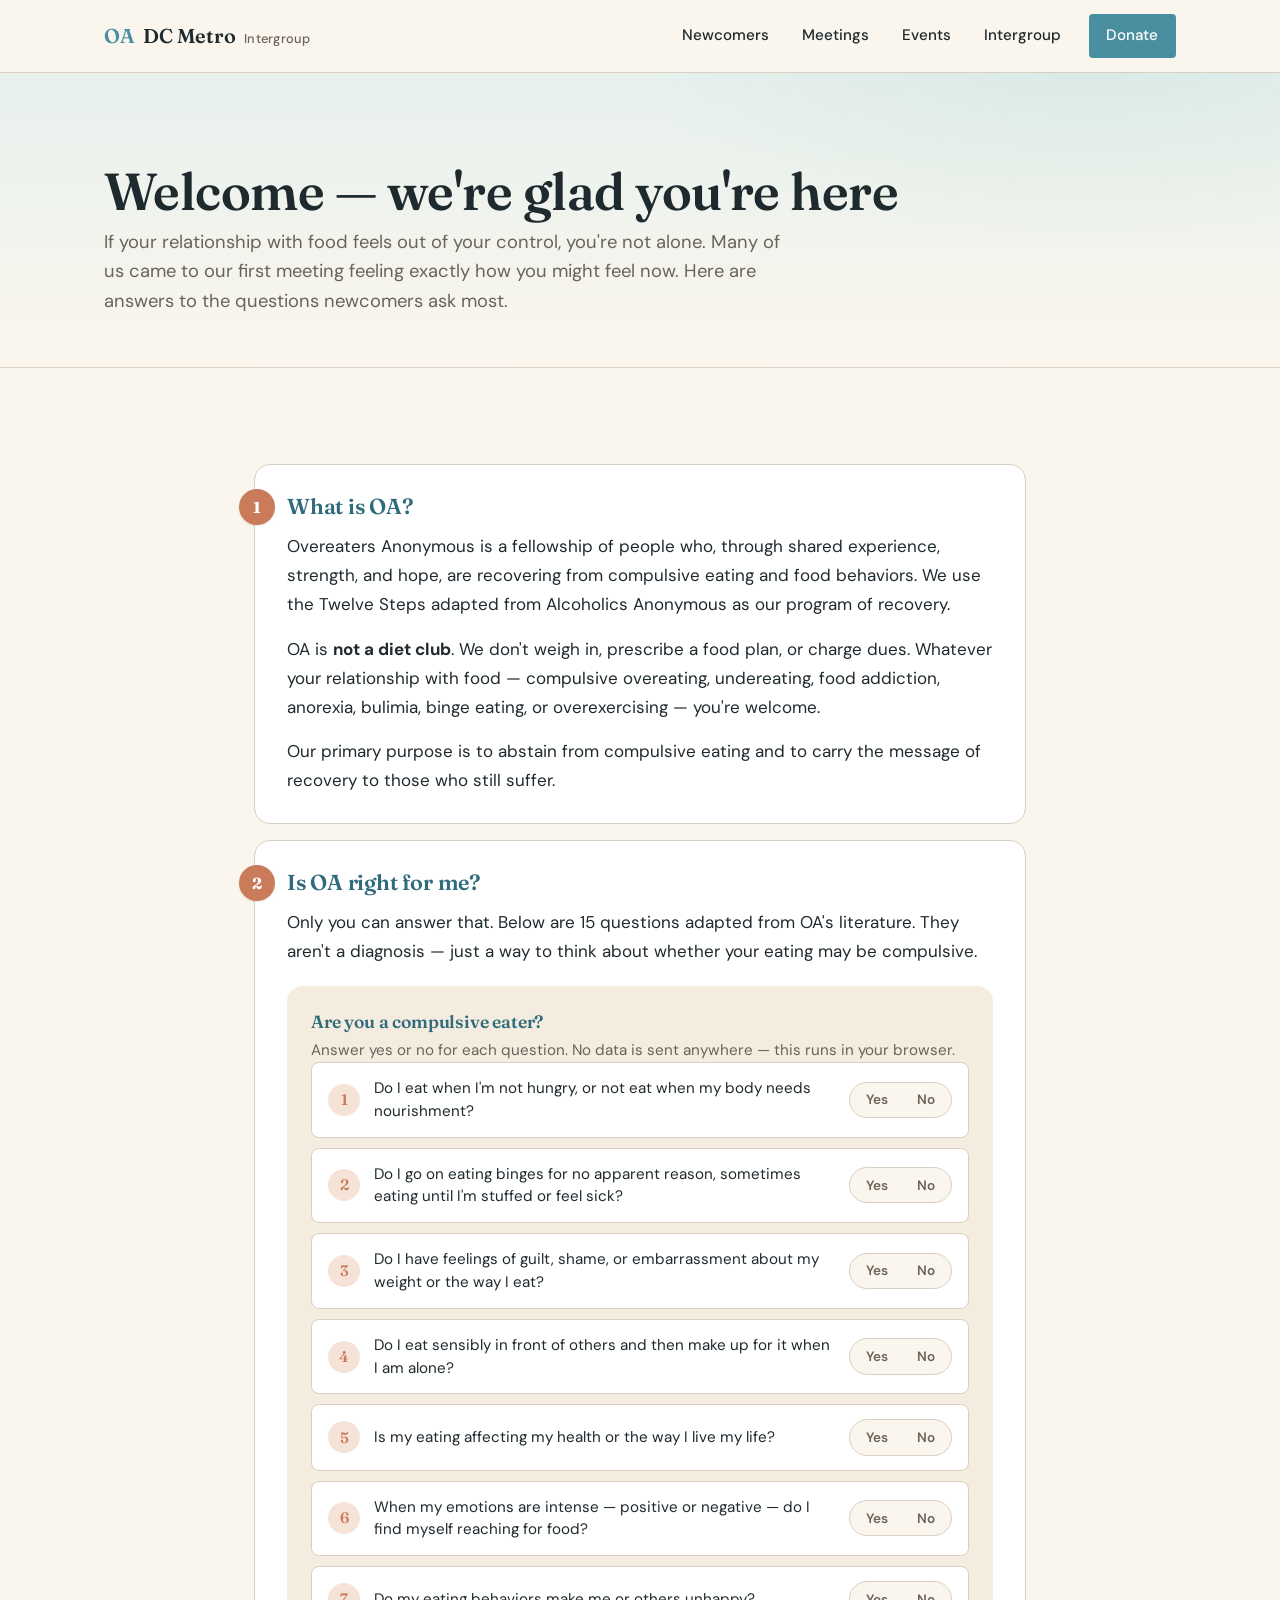
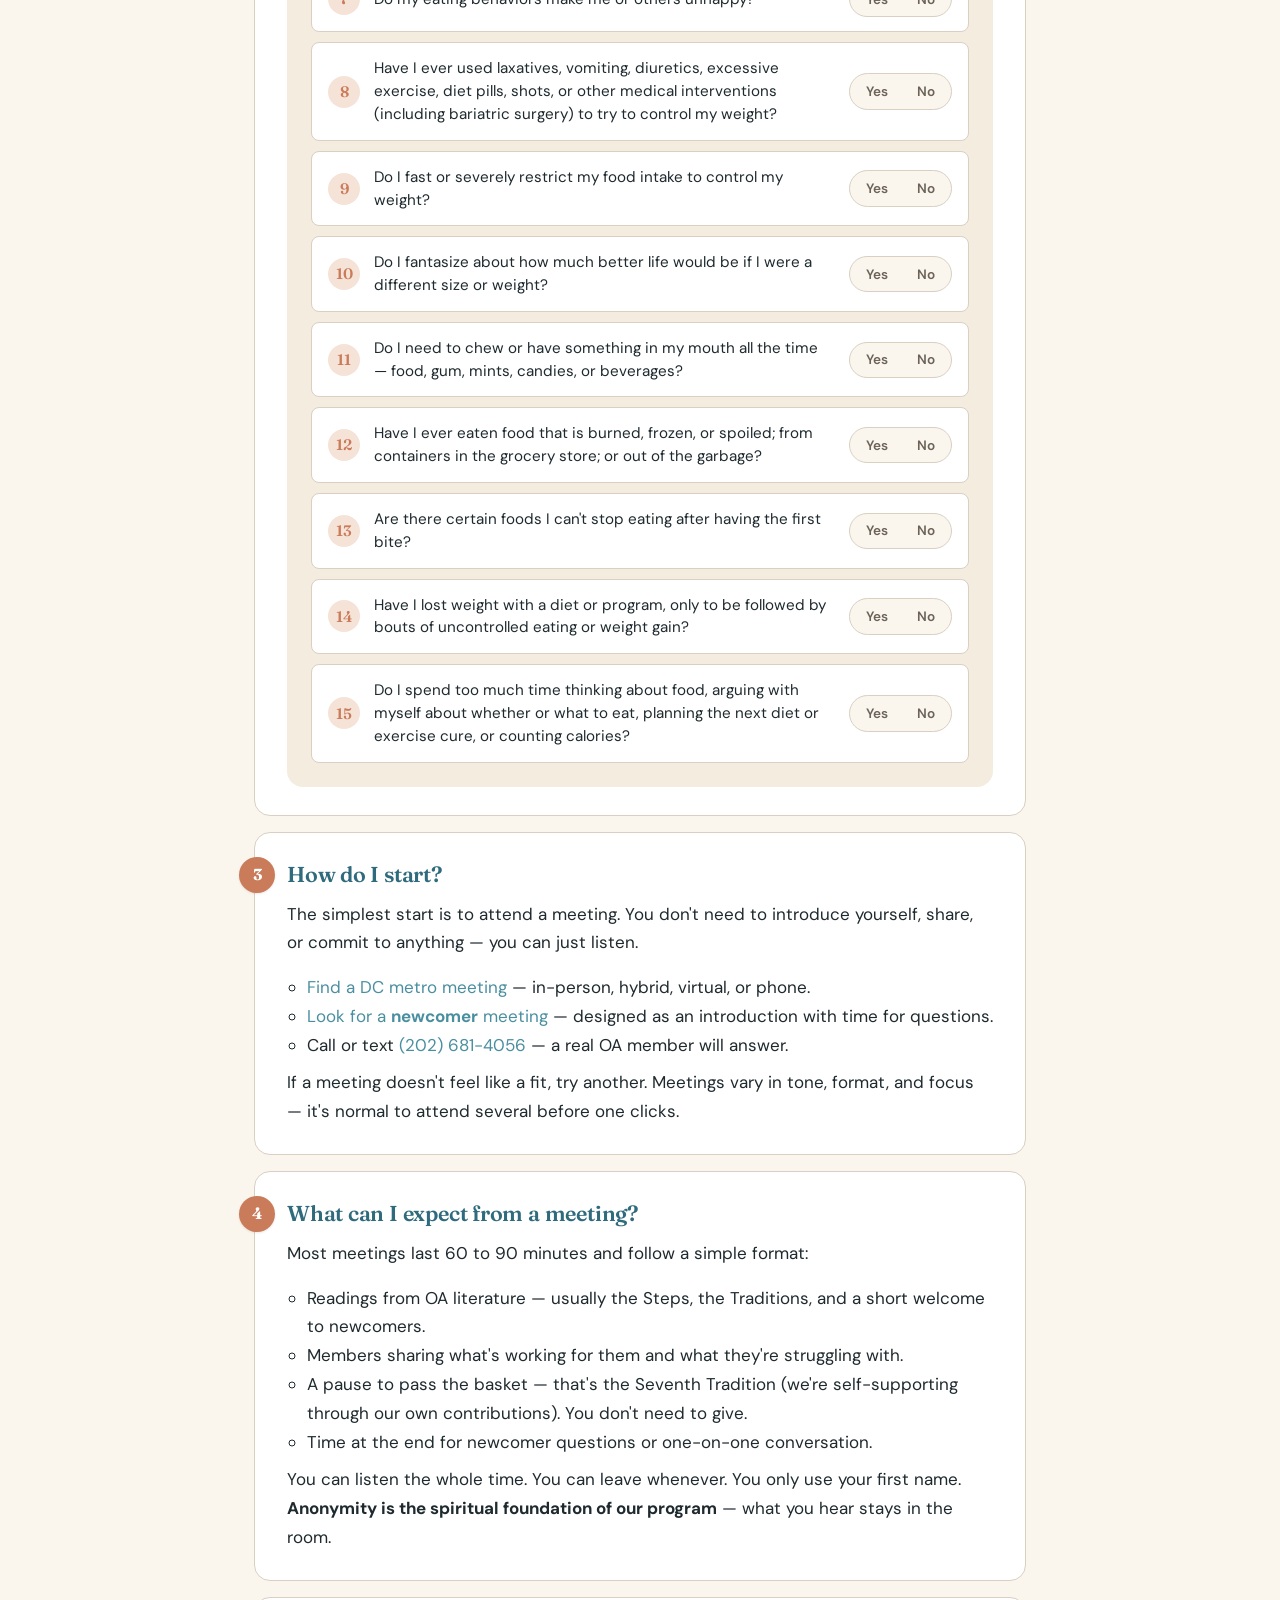
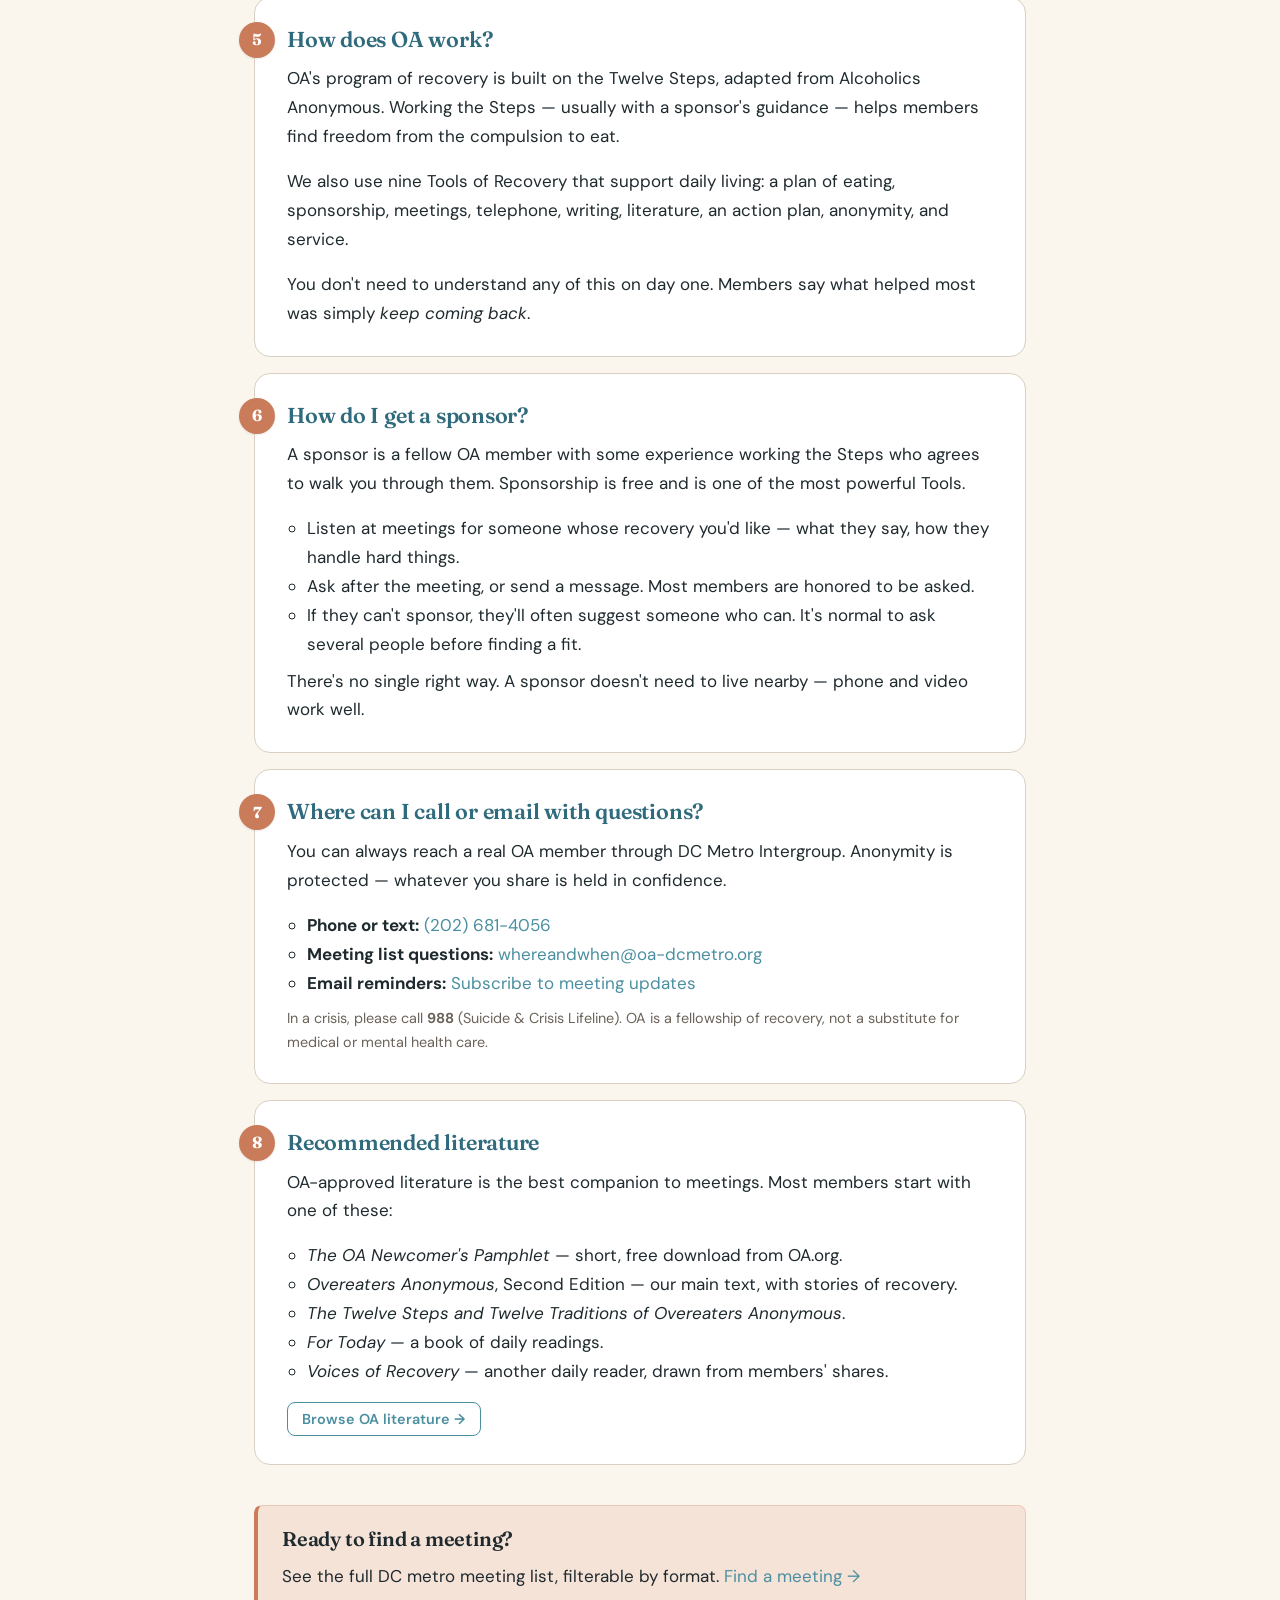
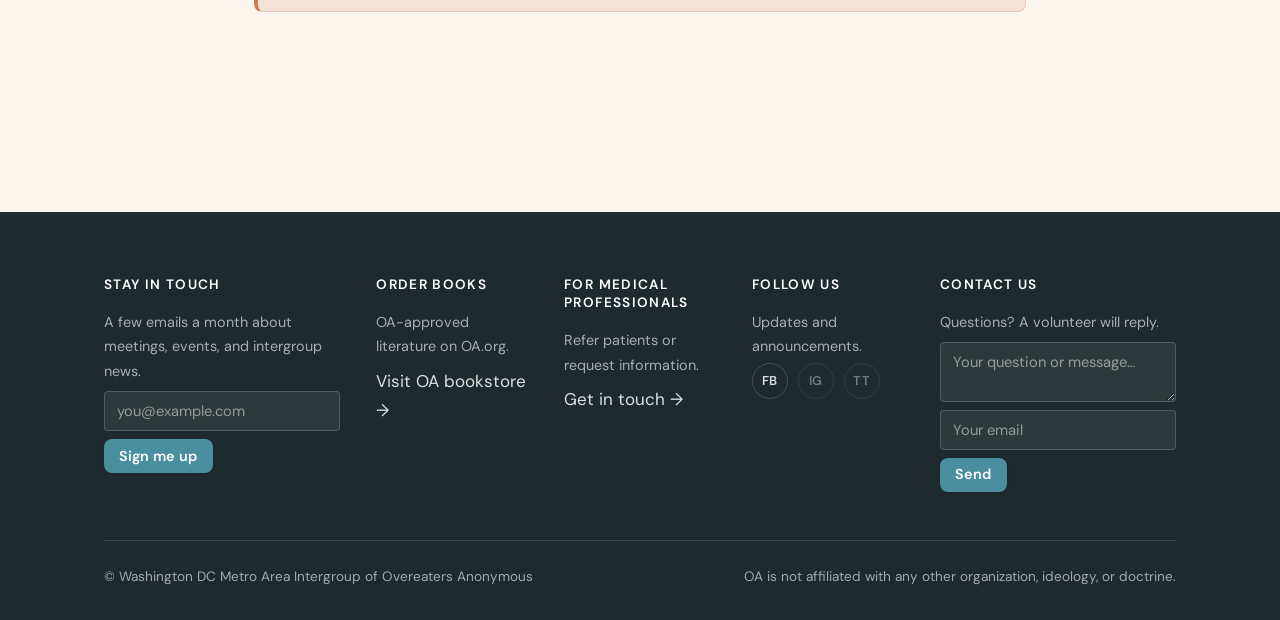
<file: newcomers.html>
<!doctype html>
<html lang="en">
<head>
<meta charset="utf-8">
<meta name="viewport" content="width=device-width, initial-scale=1">
<title>Newcomers — DC Metro OA</title>
<meta name="description" content="New to OA? Start here. What OA is, whether it's right for you, how to start, what to expect at a meeting, and how to get a sponsor.">
<link rel="preconnect" href="https://fonts.googleapis.com">
<link rel="preconnect" href="https://fonts.gstatic.com" crossorigin>
<link href="https://fonts.googleapis.com/css2?family=Fraunces:opsz,wght@9..144,500;9..144,600;9..144,700&family=DM+Sans:wght@400;500;600;700&display=swap" rel="stylesheet">
<link rel="stylesheet" href="assets/css/styles.css">
</head>
<body>
<a class="skip" href="#main">Skip to content</a>

<header class="site-header">
  <div class="container nav">
    <a href="index.html" class="brand">
      <span class="brand-mark">OA</span>
      <span>DC Metro</span>
      <span class="brand-sub">Intergroup</span>
    </a>
    <button class="nav-toggle" aria-expanded="false" aria-controls="primary-nav">Menu</button>
    <ul class="nav-links" id="primary-nav">
      <li><a href="newcomers.html">Newcomers</a></li>
      <li><a href="meetings.html">Meetings</a></li>
      <li><a href="events.html">Events</a></li>
      <li><a href="intergroup.html">Intergroup</a></li>
      <li><a href="donate.html" class="nav-cta" data-donate-trigger>Donate</a></li>
    </ul>
  </div>
</header>

<main id="main">

<section class="page-header">
  <div class="container">
    <h1>Welcome — we're glad you're here</h1>
    <p class="lede">If your relationship with food feels out of your control, you're not alone. Many of us came to our first meeting feeling exactly how you might feel now. Here are answers to the questions newcomers ask most.</p>
  </div>
</section>

<section class="section">
  <div class="container" style="max-width: 820px;">

    <ol class="qa-list">

      <li class="qa-item" id="what-is-oa">
        <h3>What is OA?</h3>
        <p>Overeaters Anonymous is a fellowship of people who, through shared experience, strength, and hope, are recovering from compulsive eating and food behaviors. We use the Twelve Steps adapted from Alcoholics Anonymous as our program of recovery.</p>
        <p>OA is <strong>not a diet club</strong>. We don't weigh in, prescribe a food plan, or charge dues. Whatever your relationship with food — compulsive overeating, undereating, food addiction, anorexia, bulimia, binge eating, or overexercising — you're welcome.</p>
        <p class="mb-0">Our primary purpose is to abstain from compulsive eating and to carry the message of recovery to those who still suffer.</p>
      </li>

      <li class="qa-item" id="is-oa-for-me">
        <h3>Is OA right for me?</h3>
        <p>Only you can answer that. Below are 15 questions adapted from OA's literature. They aren't a diagnosis — just a way to think about whether your eating may be compulsive.</p>

        <div class="self-test" id="self-test">
          <h4>Are you a compulsive eater?</h4>
          <p class="lede mb-0">Answer yes or no for each question. No data is sent anywhere — this runs in your browser.</p>
          <ol id="self-test-questions"></ol>
          <div id="self-test-result" hidden></div>
        </div>
      </li>

      <li class="qa-item" id="how-to-start">
        <h3>How do I start?</h3>
        <p>The simplest start is to attend a meeting. You don't need to introduce yourself, share, or commit to anything — you can just listen.</p>
        <ul>
          <li><a href="meetings.html">Find a DC metro meeting</a> — in-person, hybrid, virtual, or phone.</li>
          <li><a href="meetings.html#metro">Look for a <strong>newcomer</strong> meeting</a> — designed as an introduction with time for questions.</li>
          <li>Call or text <a href="tel:+12026814056">(202) 681-4056</a> — a real OA member will answer.</li>
        </ul>
        <p class="mb-0">If a meeting doesn't feel like a fit, try another. Meetings vary in tone, format, and focus — it's normal to attend several before one clicks.</p>
      </li>

      <li class="qa-item" id="what-to-expect">
        <h3>What can I expect from a meeting?</h3>
        <p>Most meetings last 60 to 90 minutes and follow a simple format:</p>
        <ul>
          <li>Readings from OA literature — usually the Steps, the Traditions, and a short welcome to newcomers.</li>
          <li>Members sharing what's working for them and what they're struggling with.</li>
          <li>A pause to pass the basket — that's the Seventh Tradition (we're self-supporting through our own contributions). You don't need to give.</li>
          <li>Time at the end for newcomer questions or one-on-one conversation.</li>
        </ul>
        <p class="mb-0">You can listen the whole time. You can leave whenever. You only use your first name. <strong>Anonymity is the spiritual foundation of our program</strong> — what you hear stays in the room.</p>
      </li>

      <li class="qa-item" id="how-oa-works">
        <h3>How does OA work?</h3>
        <p>OA's program of recovery is built on the Twelve Steps, adapted from Alcoholics Anonymous. Working the Steps — usually with a sponsor's guidance — helps members find freedom from the compulsion to eat.</p>
        <p>We also use nine Tools of Recovery that support daily living: a plan of eating, sponsorship, meetings, telephone, writing, literature, an action plan, anonymity, and service.</p>
        <p class="mb-0">You don't need to understand any of this on day one. Members say what helped most was simply <em>keep coming back</em>.</p>
      </li>

      <li class="qa-item" id="sponsor">
        <h3>How do I get a sponsor?</h3>
        <p>A sponsor is a fellow OA member with some experience working the Steps who agrees to walk you through them. Sponsorship is free and is one of the most powerful Tools.</p>
        <ul>
          <li>Listen at meetings for someone whose recovery you'd like — what they say, how they handle hard things.</li>
          <li>Ask after the meeting, or send a message. Most members are honored to be asked.</li>
          <li>If they can't sponsor, they'll often suggest someone who can. It's normal to ask several people before finding a fit.</li>
        </ul>
        <p class="mb-0">There's no single right way. A sponsor doesn't need to live nearby — phone and video work well.</p>
      </li>

      <li class="qa-item" id="contact">
        <h3>Where can I call or email with questions?</h3>
        <p>You can always reach a real OA member through DC Metro Intergroup. Anonymity is protected — whatever you share is held in confidence.</p>
        <ul>
          <li><strong>Phone or text:</strong> <a href="tel:+12026814056">(202) 681-4056</a></li>
          <li><strong>Meeting list questions:</strong> <a href="mailto:whereandwhen@oa-dcmetro.org">whereandwhen@oa-dcmetro.org</a></li>
          <li><strong>Email reminders:</strong> <a href="mailto:OA-DCMetro-Meeting-Reminders+subscribe@DCmetro-OAIG.groups.io">Subscribe to meeting updates</a></li>
        </ul>
        <p class="muted mb-0" style="font-size:.9rem;">In a crisis, please call <strong>988</strong> (Suicide &amp; Crisis Lifeline). OA is a fellowship of recovery, not a substitute for medical or mental health care.</p>
      </li>

      <li class="qa-item" id="literature">
        <h3>Recommended literature</h3>
        <p>OA-approved literature is the best companion to meetings. Most members start with one of these:</p>
        <ul>
          <li><em>The OA Newcomer's Pamphlet</em> — short, free download from OA.org.</li>
          <li><em>Overeaters Anonymous</em>, Second Edition — our main text, with stories of recovery.</li>
          <li><em>The Twelve Steps and Twelve Traditions of Overeaters Anonymous</em>.</li>
          <li><em>For Today</em> — a book of daily readings.</li>
          <li><em>Voices of Recovery</em> — another daily reader, drawn from members' shares.</li>
        </ul>
        <p class="mb-0"><a class="btn btn-secondary btn-sm" href="https://bookstore.oa.org" rel="noopener" style="margin-top:.5rem;">Browse OA literature →</a></p>
      </li>

    </ol>

    <div class="callout callout-warm" style="margin-top: 2.5rem;">
      <h3>Ready to find a meeting?</h3>
      <p class="mb-0">See the full DC metro meeting list, filterable by format. <a href="meetings.html">Find a meeting →</a></p>
    </div>

  </div>
</section>

</main>

<footer class="site-footer">
  <div class="container">
    <div class="footer-grid">
      <div class="footer-col">
        <h4>Stay in touch</h4>
        <p class="footer-sub">A few emails a month about meetings, events, and intergroup news.</p>
        <form class="footer-form" data-stub-form>
          <label for="ml-email" class="sr-only">Email address</label>
          <input id="ml-email" type="email" name="email" placeholder="you@example.com" required>
          <button type="submit" class="btn btn-primary btn-sm">Sign me up</button>
          <p class="form-ok" hidden>Thanks — you're on the list. <em>(Phase 0 stub; not yet wired.)</em></p>
        </form>
      </div>
      <div class="footer-col">
        <h4>Order books</h4>
        <p class="footer-sub">OA-approved literature on OA.org.</p>
        <p style="margin-top:.5rem;"><a href="https://bookstore.oa.org" rel="noopener">Visit OA bookstore →</a></p>
      </div>
      <div class="footer-col">
        <h4>For medical professionals</h4>
        <p class="footer-sub">Refer patients or request information.</p>
        <p style="margin-top:.5rem;"><a href="mailto:whereandwhen@oa-dcmetro.org?subject=Medical%20professional%20inquiry">Get in touch →</a></p>
      </div>
      <div class="footer-col">
        <h4>Follow us</h4>
        <p class="footer-sub">Updates and announcements.</p>
        <ul class="social-list">
          <li><a href="https://www.facebook.com/DCAreaOvereatersAnonymous/" rel="noopener" aria-label="Facebook">FB</a></li>
          <li><a href="#" aria-label="Instagram — placeholder">IG</a></li>
          <li><a href="#" aria-label="TikTok — placeholder">TT</a></li>
        </ul>
      </div>
      <div class="footer-col">
        <h4>Contact us</h4>
        <p class="footer-sub">Questions? A volunteer will reply.</p>
        <form class="footer-form" data-stub-form>
          <label for="ct-msg" class="sr-only">Your message</label>
          <textarea id="ct-msg" rows="2" placeholder="Your question or message…" required></textarea>
          <label for="ct-email" class="sr-only">Your email</label>
          <input id="ct-email" type="email" name="email" placeholder="Your email" required>
          <button type="submit" class="btn btn-primary btn-sm">Send</button>
          <p class="form-ok" hidden>Thanks — we'll be in touch. <em>(Phase 0 stub; not yet wired.)</em></p>
        </form>
      </div>
    </div>
    <div class="footer-bottom">
      <span>© Washington DC Metro Area Intergroup of Overeaters Anonymous</span>
      <span>OA is not affiliated with any other organization, ideology, or doctrine.</span>
    </div>
  </div>
</footer>

<dialog class="donate-dialog" id="donate-dialog" aria-labelledby="donate-title">
  <div class="donate-body">
    <div class="donate-head">
      <h2 id="donate-title">Contribute</h2>
      <button type="button" class="donate-close" aria-label="Close" data-donate-close>×</button>
    </div>
    <p class="donate-blurb">Seventh Tradition — OA is fully self-supporting through our own contributions. No dues, no fees, no outside funding. Every gift helps DC Metro Intergroup keep meetings open and carry the message.</p>
    <div class="donate-options">
      <a class="donate-option" href="#" rel="noopener" target="_blank" data-donate-paypal>
        <strong>Give via PayPal <span class="placeholder">link pending</span></strong>
        <span>Fast and secure, one-time or recurring.</span>
      </a>
      <div class="donate-option" style="cursor:default;">
        <strong>Mail a check</strong>
        <span>Made out to <em>DC Metro Intergroup of Overeaters Anonymous</em>:</span>
        <span class="addr">[PLACEHOLDER: mailing address]</span>
      </div>
    </div>
    <p class="donate-foot"><a href="donate.html">Open as a page →</a></p>
  </div>
</dialog>

<script src="assets/js/nav.js"></script>
<script src="assets/js/donate.js"></script>
<script src="assets/js/quiz.js"></script>
</body>
</html>
</file>
<file: assets/css/styles.css>
/* DC Metro OA — design system */

:root {
  /* Plan tokens — Lovable palette */
  --ink: #1F2A2E;
  --paper: #FAF6EE;
  --paper-warm: #F4ECDE;
  --paper-mint: #E8F1ED;
  --brand: #4A8FA0;
  --brand-dark: #2F6B7D;
  --brand-soft: #D6EAEC;
  --terracotta: #C97B5A;
  --terracotta-dark: #A96345;
  --terracotta-soft: #F5E3D8;
  --rule: #D9CFC2;
  --rule-strong: #C2B69E;
  --muted: #6B6359;

  /* Legacy aliases (keep existing selectors working) */
  --bg: var(--paper);
  --bg-warm: var(--paper-warm);
  --surface: #ffffff;
  --surface-alt: #F4EDE3;
  --text: var(--ink);
  --text-muted: var(--muted);
  --accent: var(--brand);
  --accent-hover: var(--brand-dark);
  --accent-soft: var(--brand-soft);
  --accent-2: var(--terracotta);
  --accent-2-soft: var(--terracotta-soft);
  --border: var(--rule);
  --border-strong: var(--rule-strong);
  --danger: #b94a3d;

  --radius-sm: 4px;
  --radius: 8px;
  --radius-lg: 16px;

  --shadow-sm: 0 1px 2px rgba(38, 33, 27, 0.04), 0 1px 3px rgba(38, 33, 27, 0.06);
  --shadow: 0 4px 12px rgba(38, 33, 27, 0.06), 0 2px 4px rgba(38, 33, 27, 0.04);
  --shadow-lg: 0 24px 48px -16px rgba(38, 33, 27, 0.18), 0 8px 16px -8px rgba(38, 33, 27, 0.08);

  --font-display: "Fraunces", Georgia, "Times New Roman", serif;
  --font-body: "DM Sans", -apple-system, BlinkMacSystemFont, "Segoe UI", Roboto, "Helvetica Neue", Arial, sans-serif;

  --container: 1120px;
}

* { box-sizing: border-box; }

html { scroll-behavior: smooth; }

body {
  margin: 0;
  font-family: var(--font-body);
  font-size: 17px;
  line-height: 1.7;
  color: var(--text);
  background: var(--bg);
  -webkit-font-smoothing: antialiased;
  -moz-osx-font-smoothing: grayscale;
}

img { max-width: 100%; display: block; }

a {
  color: var(--accent);
  text-decoration: none;
  transition: color .15s ease;
}
a:hover { color: var(--accent-hover); text-decoration: underline; }

h1, h2, h3, h4 {
  font-family: var(--font-display);
  font-weight: 600;
  color: var(--text);
  letter-spacing: -0.01em;
  margin: 0 0 .5em;
}
h1 { font-size: clamp(2rem, 4.5vw, 3.25rem); line-height: 1.1; }
h2 { font-size: clamp(1.5rem, 2.8vw, 2.1rem); line-height: 1.2; margin-top: 0; }
h3 { font-size: 1.25rem; line-height: 1.3; }
h4 { font-size: 1rem; line-height: 1.35; }
p  { margin: 0 0 1rem; color: var(--text); }
.lede { font-size: 1.15rem; color: var(--text-muted); line-height: 1.6; }

.container {
  max-width: var(--container);
  margin: 0 auto;
  padding: 0 24px;
}

/* skip link */
.skip {
  position: absolute; left: -9999px; top: 8px;
  background: var(--accent); color: #fff; padding: .5rem 1rem;
  border-radius: var(--radius-sm);
  z-index: 100;
}
.skip:focus { left: 8px; }

/* ─── Header / nav ─── */
.site-header {
  position: sticky; top: 0; z-index: 50;
  background: color-mix(in srgb, var(--bg) 88%, transparent);
  backdrop-filter: saturate(140%) blur(10px);
  -webkit-backdrop-filter: saturate(140%) blur(10px);
  border-bottom: 1px solid var(--border);
}
.nav {
  display: flex; align-items: center; justify-content: space-between;
  height: 72px;
}
.brand {
  display: flex; align-items: baseline; gap: .5rem;
  font-family: var(--font-display);
  font-weight: 600;
  font-size: 1.25rem;
  color: var(--text);
  text-decoration: none;
}
.brand:hover { text-decoration: none; color: var(--text); }
.brand .brand-mark {
  font-family: var(--font-display);
  color: var(--accent);
}
.brand .brand-sub {
  font-family: var(--font-body);
  font-size: .8rem;
  color: var(--text-muted);
  font-weight: 500;
  letter-spacing: .02em;
}

.nav-links {
  display: flex; gap: 6px; align-items: center;
  list-style: none; margin: 0; padding: 0;
}
.nav-links a {
  display: inline-block;
  padding: .5rem .85rem;
  border-radius: var(--radius-sm);
  font-weight: 500;
  font-size: .95rem;
  color: var(--text);
  text-decoration: none;
}
.nav-links a:hover { background: var(--surface-alt); color: var(--text); text-decoration: none; }
.nav-links a.active {
  color: var(--accent);
  background: var(--accent-soft);
}

.nav-cta {
  background: var(--brand) !important;
  color: #fff !important;
  margin-left: .5rem;
  border-radius: 999px;
  padding: .55rem 1.1rem !important;
}
.nav-cta:hover { background: var(--brand-dark) !important; }
.nav-cta.active { background: var(--brand-dark) !important; }

.nav-toggle {
  display: none;
  background: transparent; border: 1px solid var(--border-strong);
  border-radius: var(--radius-sm); padding: .5rem .7rem;
  font-size: 1rem; cursor: pointer; color: var(--text);
}

@media (max-width: 880px) {
  .nav-toggle { display: inline-block; }
  .nav-links {
    position: absolute; top: 72px; left: 0; right: 0;
    flex-direction: column; align-items: stretch;
    background: var(--surface);
    border-bottom: 1px solid var(--border);
    padding: .75rem 16px 1.25rem;
    gap: 2px;
    box-shadow: var(--shadow);
    display: none;
  }
  .nav-links.open { display: flex; }
  .nav-links a { padding: .75rem 1rem; }
  .nav-cta { margin: .5rem 0 0; text-align: center; }
}

/* ─── Buttons ─── */
.btn {
  display: inline-flex; align-items: center; justify-content: center;
  gap: .5rem;
  padding: .85rem 1.4rem;
  border-radius: var(--radius);
  border: 1px solid transparent;
  font-family: var(--font-body);
  font-weight: 600;
  font-size: 1rem;
  line-height: 1;
  text-decoration: none;
  cursor: pointer;
  transition: transform .12s ease, background .15s ease, box-shadow .15s ease;
}
.btn:hover { text-decoration: none; transform: translateY(-1px); }
.btn-primary { background: var(--accent); color: #fff; box-shadow: var(--shadow-sm); }
.btn-primary:hover { background: var(--accent-hover); color: #fff; box-shadow: var(--shadow); }
.btn-secondary { background: transparent; color: var(--accent); border-color: var(--accent); }
.btn-secondary:hover { background: var(--accent-soft); color: var(--accent-hover); }
.btn-ghost { background: var(--surface); color: var(--text); border-color: var(--border-strong); }
.btn-ghost:hover { background: var(--surface-alt); color: var(--text); }

/* ─── Hero ─── */
.hero {
  position: relative;
  overflow: hidden;
  padding: clamp(96px, 12vw, 144px) 0 clamp(128px, 14vw, 160px);
  background: linear-gradient(180deg, var(--paper-mint) 0%, var(--paper) 100%);
  border-bottom: 1px solid var(--border);
}
.hero-bg {
  position: absolute;
  inset: 0;
  z-index: 0;
  pointer-events: none;
}
.hero-bg img {
  width: 100%;
  height: 100%;
  object-fit: cover;
  object-position: left center;
  display: block;
}
@media (min-width: 768px) {
  .hero-bg img { object-position: center center; }
}
.hero-bg::after {
  content: "";
  position: absolute;
  inset: 0;
  background: linear-gradient(180deg,
    rgba(250, 246, 238, 0.40) 0%,
    rgba(250, 246, 238, 0.60) 50%,
    rgba(250, 246, 238, 1.00) 100%);
}
.hero-inner { max-width: 760px; position: relative; z-index: 1; }
.hero-eyebrow {
  display: inline-block;
  font-size: .85rem; font-weight: 600;
  letter-spacing: .08em; text-transform: uppercase;
  color: var(--brand);
  margin-bottom: 1rem;
}
.hero h1 {
  margin-bottom: 1rem;
  max-width: 14ch;
  font-weight: 600;
  color: var(--brand-dark);
}
.hero h1 .hero-italic {
  display: block;
  font-style: italic;
  color: var(--brand);
  font-weight: 500;
}
.hero .lede {
  font-size: clamp(1.05rem, 1.5vw, 1.2rem);
  max-width: 52ch;
  color: var(--ink);
}
.hero-actions {
  display: flex; gap: 12px; flex-wrap: wrap;
  margin-top: 2rem;
}
.hero-help {
  margin-top: 1.75rem;
  font-size: .95rem; color: var(--text-muted);
}
.hero-help a { font-weight: 600; }
.btn-pill {
  border-radius: 999px;
  padding: 1rem 1.6rem;
}

/* ─── Sections ─── */
.section {
  padding: clamp(64px, 8vw, 96px) 0;
}
.section-alt { background: var(--surface-alt); }
.section-tight { padding: clamp(40px, 5vw, 64px) 0; }

.section-head {
  display: flex; align-items: end; justify-content: space-between;
  gap: 24px; margin-bottom: 2.25rem; flex-wrap: wrap;
}
.section-head h2 { margin: 0; }
.section-head .lede { margin: 0; max-width: 580px; }

/* ─── Quick-action cards ─── */
.cards {
  display: grid; gap: 24px;
  grid-template-columns: repeat(auto-fit, minmax(260px, 1fr));
}
.card {
  background: var(--surface);
  border: 1px solid var(--border);
  border-radius: var(--radius-lg);
  padding: 28px;
  box-shadow: var(--shadow-sm);
  transition: transform .15s ease, box-shadow .15s ease, border-color .15s ease;
  display: flex; flex-direction: column;
}
.card:hover {
  transform: translateY(-2px);
  box-shadow: var(--shadow);
  border-color: var(--border-strong);
}
.card h3 { margin: .25rem 0 .5rem; font-size: 1.35rem; }
.card p { color: var(--text-muted); margin-bottom: 1rem; }
.card .card-icon {
  width: 44px; height: 44px;
  border-radius: 12px;
  display: grid; place-items: center;
  background: var(--accent-soft); color: var(--accent);
  font-size: 1.4rem;
  margin-bottom: 14px;
}
.card.card-warm .card-icon { background: var(--accent-2-soft); color: var(--accent-2); }
.card-link {
  margin-top: auto;
  font-weight: 600; color: var(--accent);
  display: inline-flex; align-items: center; gap: .3rem;
}
.card-link::after { content: "→"; transition: transform .15s ease; }
.card:hover .card-link::after { transform: translateX(3px); }

/* ─── Callout ─── */
.callout {
  background: var(--accent-soft);
  border: 1px solid color-mix(in srgb, var(--accent) 18%, transparent);
  border-left: 4px solid var(--accent);
  border-radius: var(--radius);
  padding: 20px 24px;
  margin: 1.5rem 0;
}
.callout.callout-warm {
  background: var(--accent-2-soft);
  border-color: color-mix(in srgb, var(--accent-2) 24%, transparent);
  border-left-color: var(--accent-2);
}
.callout h3 { margin-top: 0; }

/* ─── Meetings page hero (mint-tinted) ─── */
.meetings-hero {
  background: var(--paper-mint);
  padding: clamp(64px, 8vw, 96px) 0;
  text-align: center;
  border-bottom: 1px solid var(--border);
}
.meetings-hero .container { max-width: 760px; }
.meetings-hero-eyebrow {
  display: inline-block;
  background: var(--paper);
  border: 1px solid var(--border);
  color: var(--ink);
  font-size: .72rem; font-weight: 700;
  letter-spacing: .14em; text-transform: uppercase;
  padding: 6px 16px;
  border-radius: 999px;
  margin-bottom: 1.25rem;
}
.meetings-hero h1 { margin-bottom: 1rem; }
.meetings-hero .lede { margin: 0 auto; max-width: 580px; }

/* ─── Meeting table ─── */
.meetings-controls {
  display: flex; flex-wrap: wrap; gap: 10px;
  margin-bottom: 1.5rem;
  align-items: center;
}
.filter-group { display: flex; flex-wrap: wrap; gap: 8px; align-items: center; }
.filter-label {
  font-size: .8rem; font-weight: 700; color: var(--muted);
  text-transform: uppercase; letter-spacing: .1em;
  margin-right: 8px;
}
.chip {
  display: inline-flex; align-items: center; gap: 6px;
  padding: .5rem 1rem;
  border-radius: 999px;
  background: var(--surface);
  border: 1px solid var(--border-strong);
  font-family: var(--font-body);
  font-size: .9rem; font-weight: 500;
  color: var(--text);
  cursor: pointer;
  text-decoration: none;
  transition: background .12s ease, color .12s ease, border-color .12s ease;
}
.chip:hover { background: var(--surface-alt); text-decoration: none; }
.chip.active {
  background: var(--accent);
  border-color: var(--accent);
  color: #fff;
}
.chip-external::after {
  content: "↗";
  font-size: .85em;
  opacity: .7;
}
.search-input {
  flex: 1; min-width: 220px;
  padding: .6rem .9rem;
  border: 1px solid var(--border-strong);
  border-radius: var(--radius);
  font-family: var(--font-body); font-size: .95rem;
  background: var(--surface); color: var(--text);
}
.search-input:focus {
  outline: none;
  border-color: var(--accent);
  box-shadow: 0 0 0 3px var(--accent-soft);
}

/* ─── Meetings page info banner (warm beige) ─── */
.meetings-banner {
  background: var(--paper-warm);
  border: 1px solid var(--rule);
  border-radius: var(--radius);
  padding: 16px 22px;
  margin: 1.5rem 0 2.5rem;
  font-size: .95rem;
  line-height: 1.6;
}
.meetings-banner strong { font-weight: 700; }
.meetings-banner a { font-weight: 600; }

/* ─── Meeting cards (progressive disclosure) ─── */
.meeting-list {
  display: grid;
  grid-template-columns: repeat(auto-fill, minmax(280px, 1fr));
  gap: 24px;
}
.meeting-card {
  background: var(--surface);
  border: 1px solid var(--border);
  border-radius: var(--radius-lg);
  box-shadow: var(--shadow-sm);
  overflow: hidden;
  transition: border-color .15s ease, box-shadow .15s ease;
}
.meeting-card[open],
.meeting-card:hover { border-color: var(--brand-soft); box-shadow: var(--shadow); }
.meeting-card > summary {
  list-style: none;
  cursor: pointer;
  padding: 22px 24px;
  display: grid;
  gap: 10px;
}
.meeting-card > summary::-webkit-details-marker { display: none; }
.meeting-card > summary:focus-visible {
  outline: 2px solid var(--brand);
  outline-offset: -2px;
  border-radius: var(--radius-lg);
}
.meeting-card-top {
  display: flex; align-items: center; justify-content: space-between;
  gap: 12px;
}
.meeting-card-when {
  display: flex; align-items: center; gap: 12px;
  color: var(--brand);
  font-weight: 600;
}
.meeting-card-day {
  font-family: var(--font-body);
  font-weight: 700;
  font-size: .82rem;
  text-transform: uppercase;
  letter-spacing: .1em;
}
.meeting-card-time {
  font-family: var(--font-body);
  font-size: .92rem;
  color: var(--ink);
  display: inline-flex; align-items: center; gap: 5px;
}
.meeting-card-time::before {
  content: "○";
  font-size: .85em;
  color: var(--brand);
  opacity: .7;
}
.meeting-card-name {
  font-family: var(--font-display);
  font-size: 1.15rem;
  font-weight: 600;
  color: var(--ink);
  margin: 4px 0 0;
  line-height: 1.3;
}
.meeting-card-status {
  font-size: .9rem;
  color: var(--muted);
  margin: 0;
}
.meeting-card-toggle {
  display: flex; align-items: center; justify-content: space-between;
  margin-top: 8px;
  padding-top: 14px;
  border-top: 1px solid var(--rule);
  color: var(--brand);
  font-weight: 600;
  font-size: .92rem;
}
.meeting-card-toggle::after {
  content: "▾";
  font-size: 1rem;
  transition: transform .2s ease;
}
.meeting-card[open] .meeting-card-toggle::after {
  transform: rotate(180deg);
}
.meeting-card[open] .meeting-card-toggle-label::before {
  content: "Hide";
}
.meeting-card-toggle-label::before { content: "View"; }
.meeting-card-toggle-label::after { content: " details"; }

.meeting-card-body {
  padding: 0 24px 24px;
  display: grid;
  gap: 14px;
  font-size: .95rem;
}
.meeting-card-body dl {
  margin: 0;
  display: grid;
  grid-template-columns: auto 1fr;
  gap: 6px 14px;
}
.meeting-card-body dt {
  font-size: .78rem;
  font-weight: 700;
  text-transform: uppercase;
  letter-spacing: .08em;
  color: var(--muted);
  padding-top: 2px;
}
.meeting-card-body dd { margin: 0; color: var(--ink); }
.meeting-card-body dd a { color: var(--brand); font-weight: 500; }
.meeting-card-zoom {
  display: inline-flex; align-items: center; gap: 6px;
  background: var(--brand);
  color: #fff !important;
  padding: .55rem 1rem;
  border-radius: 999px;
  font-weight: 600 !important;
  font-size: .9rem;
  text-decoration: none;
}
.meeting-card-zoom:hover { background: var(--brand-dark); text-decoration: none; }
.meeting-card-dialin {
  background: var(--paper-warm);
  border-radius: var(--radius);
  padding: 12px 14px;
  font-size: .88rem;
  display: grid; gap: 4px;
}
.meeting-card-dialin span { display: block; }
.meeting-card-dialin strong { font-weight: 700; color: var(--muted); margin-right: 6px; }
.meeting-card-notes {
  font-style: italic;
  color: var(--muted);
}

.format-badge {
  display: inline-flex; align-items: center; gap: 5px;
  font-size: .75rem; font-weight: 600;
  padding: 4px 10px; border-radius: 999px;
  white-space: nowrap;
}
.format-badge::before {
  content: "";
  display: inline-block;
  width: 12px; height: 12px;
  background-position: center;
  background-repeat: no-repeat;
  background-size: contain;
}
.format-inperson { background: #DBEDE0; color: #2BA66B; }
.format-inperson::before {
  background-image: url("data:image/svg+xml;utf8,<svg xmlns='http://www.w3.org/2000/svg' viewBox='0 0 24 24' fill='none' stroke='%232BA66B' stroke-width='2.5' stroke-linecap='round' stroke-linejoin='round'><path d='M12 22s-8-7-8-13a8 8 0 1116 0c0 6-8 13-8 13z'/><circle cx='12' cy='9' r='2.5'/></svg>");
}
.format-virtual { background: var(--brand-soft); color: var(--brand); }
.format-virtual::before {
  background-image: url("data:image/svg+xml;utf8,<svg xmlns='http://www.w3.org/2000/svg' viewBox='0 0 24 24' fill='none' stroke='%230E7C8A' stroke-width='2.5' stroke-linecap='round' stroke-linejoin='round'><rect x='2' y='5' width='14' height='14' rx='2'/><path d='M16 10l6-3v10l-6-3'/></svg>");
}
.format-phone { background: var(--terracotta-soft); color: var(--terracotta-dark); }
.format-phone::before {
  background-image: url("data:image/svg+xml;utf8,<svg xmlns='http://www.w3.org/2000/svg' viewBox='0 0 24 24' fill='none' stroke='%23A96345' stroke-width='2.5' stroke-linecap='round' stroke-linejoin='round'><path d='M22 16.92v3a2 2 0 01-2.18 2 19.79 19.79 0 01-8.63-3.07 19.5 19.5 0 01-6-6 19.79 19.79 0 01-3.07-8.67A2 2 0 014.11 2h3a2 2 0 012 1.72c.13.96.36 1.9.7 2.81a2 2 0 01-.45 2.11L8.09 9.91a16 16 0 006 6l1.27-1.27a2 2 0 012.11-.45c.91.34 1.85.57 2.81.7A2 2 0 0122 16.92z'/></svg>");
}
.format-hybrid { background: #E0E3F2; color: #4A5BB0; }
.format-hybrid::before {
  background-image: url("data:image/svg+xml;utf8,<svg xmlns='http://www.w3.org/2000/svg' viewBox='0 0 24 24' fill='none' stroke='%234A5BB0' stroke-width='2.5' stroke-linecap='round' stroke-linejoin='round'><path d='M3 7l9-4 9 4-9 4-9-4z'/><path d='M3 17l9 4 9-4'/><path d='M3 12l9 4 9-4'/></svg>");
}

/* Legacy tag classes (kept for non-meetings-page use) */
.tag {
  font-size: .75rem; font-weight: 600;
  padding: 3px 9px; border-radius: 999px;
  background: var(--surface-alt); color: var(--text-muted);
  text-transform: uppercase; letter-spacing: .04em;
}
.tag-inperson { background: #DBEDE0; color: #2BA66B; }
.tag-virtual { background: var(--brand-soft); color: var(--brand); }
.tag-phone { background: var(--terracotta-soft); color: var(--terracotta-dark); }
.tag-hybrid { background: #E0E3F2; color: #4A5BB0; }
.tag-newcomer { background: #FEF3C7; color: #92590F; }

@media (max-width: 640px) {
  .meeting-card > summary { padding: 18px 20px; }
  .meeting-card-body { padding: 0 20px 20px; }
}

.empty-state {
  padding: 48px 24px;
  text-align: center;
  color: var(--text-muted);
  background: var(--surface);
  border: 1px dashed var(--border-strong);
  border-radius: var(--radius);
}

/* ─── Events ─── */
.event-grid {
  display: grid; gap: 20px;
  grid-template-columns: repeat(auto-fit, minmax(280px, 1fr));
}
.event-card {
  background: var(--surface);
  border: 1px solid var(--border);
  border-radius: var(--radius-lg);
  overflow: hidden;
  box-shadow: var(--shadow-sm);
  display: flex; flex-direction: column;
  transition: transform .15s ease, box-shadow .15s ease;
}
.event-card:hover { transform: translateY(-2px); box-shadow: var(--shadow); }
.event-date {
  padding: 16px 20px;
  background: linear-gradient(180deg, var(--accent-soft) 0%, color-mix(in srgb, var(--accent-soft) 60%, var(--bg)) 100%);
  border-bottom: 1px solid var(--border);
  font-family: var(--font-display);
}
.event-date .month {
  display: block;
  font-size: .8rem; font-weight: 600;
  text-transform: uppercase; letter-spacing: .1em;
  color: var(--accent);
}
.event-date .day { font-size: 2rem; font-weight: 600; line-height: 1; color: var(--text); }
.event-date .year { font-size: .85rem; color: var(--text-muted); }
.event-body { padding: 20px; flex: 1; display: flex; flex-direction: column; }
.event-body h3 { margin: 0 0 .5rem; font-size: 1.15rem; font-family: var(--font-body); font-weight: 600; }
.event-body p { color: var(--text-muted); font-size: .95rem; margin-bottom: 1rem; }
.event-meta { font-size: .85rem; color: var(--text-muted); margin-top: auto; }

/* ─── Two-column content ─── */
.split {
  display: grid;
  grid-template-columns: 1.4fr 1fr;
  gap: 56px;
  align-items: start;
}
@media (max-width: 880px) { .split { grid-template-columns: 1fr; gap: 32px; } }

.aside {
  background: var(--surface);
  border: 1px solid var(--border);
  border-radius: var(--radius-lg);
  padding: 28px;
  box-shadow: var(--shadow-sm);
}
.aside h3 { margin-top: 0; }
.aside ul { padding-left: 1.1rem; margin: .5rem 0 0; }
.aside li { margin-bottom: .35rem; }

/* prose blocks */
.prose h2 { margin-top: 2.5rem; }
.prose h3 { margin-top: 1.75rem; }
.prose ul { padding-left: 1.25rem; }
.prose li { margin-bottom: .35rem; }

/* page header for inner pages */
.page-header {
  padding: clamp(56px, 7vw, 96px) 0 clamp(40px, 4vw, 56px);
  background:
    radial-gradient(800px 400px at 85% -20%, rgba(14, 124, 138, 0.08), transparent 60%),
    linear-gradient(180deg, var(--paper-mint) 0%, var(--paper) 100%);
  border-bottom: 1px solid var(--border);
}
.page-header h1 { margin-bottom: .5rem; }
.page-header .lede { max-width: 680px; margin: 0; }

/* contact block */
.contact-grid {
  display: grid; gap: 16px;
  grid-template-columns: repeat(auto-fit, minmax(240px, 1fr));
  margin-top: 1.5rem;
}
.contact-item {
  background: var(--surface);
  border: 1px solid var(--border);
  border-radius: var(--radius);
  padding: 20px;
}
.contact-item .label {
  font-size: .8rem; font-weight: 600;
  text-transform: uppercase; letter-spacing: .08em;
  color: var(--text-muted); margin-bottom: .25rem;
}
.contact-item .value { font-size: 1.05rem; font-weight: 500; color: var(--text); }
.contact-item .value a { color: var(--accent); }

/* steps list (Tools / Steps page) */
.numbered {
  counter-reset: step;
  list-style: none; padding: 0;
  display: grid; gap: 16px;
}
.numbered li {
  counter-increment: step;
  padding: 18px 22px 18px 70px;
  position: relative;
  background: var(--surface);
  border: 1px solid var(--border);
  border-radius: var(--radius);
}
.numbered li::before {
  content: counter(step);
  position: absolute; left: 22px; top: 50%; transform: translateY(-50%);
  width: 32px; height: 32px;
  background: var(--accent); color: #fff;
  border-radius: 50%;
  display: grid; place-items: center;
  font-family: var(--font-display); font-weight: 600;
  font-size: 1rem;
}

/* ─── Footer ─── */
.site-footer {
  background: var(--text);
  color: rgba(255,255,255,.85);
  padding: 64px 0 32px;
  margin-top: 80px;
}
.site-footer a { color: rgba(255,255,255,.85); }
.site-footer a:hover { color: #fff; }
.footer-grid {
  display: grid; gap: 36px;
  grid-template-columns: 1.4fr .9fr .9fr .9fr 1.4fr;
}
@media (max-width: 1024px) { .footer-grid { grid-template-columns: 1fr 1fr 1fr; } }
@media (max-width: 640px) { .footer-grid { grid-template-columns: 1fr; } }
.footer-grid h4 {
  color: #fff;
  font-family: var(--font-body);
  font-size: .85rem;
  text-transform: uppercase;
  letter-spacing: .1em;
  margin: 0 0 1rem;
}
.footer-grid ul { list-style: none; padding: 0; margin: 0; }
.footer-grid li { margin-bottom: .5rem; font-size: .95rem; }
.footer-brand {
  font-family: var(--font-display);
  font-size: 1.4rem; color: #fff;
  margin-bottom: .5rem;
}
.footer-brand-sub {
  color: rgba(255,255,255,.65);
  font-size: .9rem;
  margin-bottom: 1rem;
}
.footer-bottom {
  border-top: 1px solid rgba(255,255,255,.12);
  margin-top: 48px; padding-top: 24px;
  font-size: .85rem;
  color: rgba(255,255,255,.6);
  display: flex; justify-content: space-between; flex-wrap: wrap; gap: 12px;
}

/* utilities */
.text-center { text-align: center; }
.mt-0 { margin-top: 0 !important; }
.mb-0 { margin-bottom: 0 !important; }
.mt-2 { margin-top: 1rem; }
.mt-4 { margin-top: 2rem; }
.muted { color: var(--text-muted); }

/* focus */
:focus-visible {
  outline: 2px solid var(--accent);
  outline-offset: 2px;
  border-radius: 4px;
}

/* sr-only utility */
.sr-only {
  position: absolute; width: 1px; height: 1px;
  padding: 0; margin: -1px; overflow: hidden;
  clip: rect(0,0,0,0); white-space: nowrap; border: 0;
}

/* small button variant */
.btn-sm { padding: .55rem .9rem; font-size: .9rem; }

/* terracotta primary (Donate CTAs) */
.btn-donate {
  background: var(--terracotta); color: #fff;
  box-shadow: var(--shadow-sm);
}
.btn-donate:hover { background: var(--terracotta-dark); color: #fff; }

/* ─── Footer forms ─── */
.footer-col h4 { color: #fff; }
.footer-form {
  display: flex; flex-direction: column; gap: 8px;
  margin-top: 8px;
}
.footer-form input,
.footer-form textarea {
  width: 100%;
  background: rgba(255,255,255,.07);
  border: 1px solid rgba(255,255,255,.18);
  color: #fff;
  padding: .55rem .75rem;
  border-radius: var(--radius-sm);
  font-family: var(--font-body); font-size: .92rem;
}
.footer-form input::placeholder,
.footer-form textarea::placeholder { color: rgba(255,255,255,.5); }
.footer-form input:focus,
.footer-form textarea:focus {
  outline: none;
  border-color: var(--terracotta);
  background: rgba(255,255,255,.10);
}
.footer-form button { align-self: flex-start; }
.footer-form .form-ok {
  font-size: .85rem; color: rgba(255,255,255,.8);
  margin: 4px 0 0;
}
.footer-form .form-ok em { color: rgba(255,255,255,.55); font-style: normal; }

.footer-sub {
  color: rgba(255,255,255,.62);
  font-size: .9rem;
  margin: 0 0 4px;
}

.social-list {
  list-style: none; padding: 0; margin: 4px 0 0;
  display: flex; gap: 10px;
}
.social-list a {
  display: inline-grid; place-items: center;
  width: 36px; height: 36px;
  border: 1px solid rgba(255,255,255,.18);
  border-radius: 999px;
  font-size: .8rem; font-weight: 600;
  letter-spacing: .04em;
  color: rgba(255,255,255,.85);
  text-decoration: none;
}
.social-list a:hover {
  background: var(--terracotta); border-color: var(--terracotta);
  color: #fff;
}
.social-list a[href^="#"] { opacity: .45; }
.social-list a[href^="#"]:hover { background: transparent; border-color: rgba(255,255,255,.18); color: rgba(255,255,255,.85); cursor: not-allowed; }

/* ─── Home page IA sections ─── */
.home-section {
  padding: clamp(64px, 9vw, 112px) 0;
  border-bottom: 1px solid var(--rule);
}
.home-section:last-of-type { border-bottom: 0; }
.home-section.section-alt { background: var(--paper-warm); }

.home-section .eyebrow {
  display: inline-block;
  font-size: .8rem; font-weight: 600;
  letter-spacing: .12em; text-transform: uppercase;
  color: var(--brand);
  margin-bottom: .8rem;
}

.meeting-links {
  display: flex; flex-wrap: wrap; gap: 10px;
  margin-top: 1.25rem;
}
.meeting-link {
  display: inline-flex; align-items: center;
  padding: .6rem 1.05rem;
  border: 1px solid var(--rule-strong);
  background: var(--surface);
  border-radius: 999px;
  font-weight: 600; font-size: .95rem;
  color: var(--ink);
  text-decoration: none;
  transition: background .15s ease, border-color .15s ease;
}
.meeting-link:hover {
  background: var(--brand-soft); border-color: var(--brand);
  color: var(--brand-dark); text-decoration: none;
}

.qualify-card {
  display: grid; grid-template-columns: 1fr auto;
  gap: 32px; align-items: center;
  background: var(--terracotta-soft);
  border: 1px solid color-mix(in srgb, var(--terracotta) 24%, transparent);
  border-radius: var(--radius-lg);
  padding: 32px;
}
.qualify-card .qualify-text h3 { margin-top: 0; }
@media (max-width: 720px) {
  .qualify-card { grid-template-columns: 1fr; gap: 20px; }
}

/* ─── Meeting groups (Meetings page) ─── */
.meeting-group {
  margin-top: 3rem;
}
.meeting-group:first-of-type { margin-top: 1rem; }
.meeting-group-head {
  margin-bottom: 1.5rem;
}
.meeting-group-head h2 {
  margin: 0 0 .25rem;
  font-size: clamp(1.5rem, 2.5vw, 1.85rem);
}
.meeting-group-head .meeting-group-sub {
  color: var(--muted);
  font-size: .95rem;
  margin: 0;
}
.meeting-group-head .count {
  color: var(--muted); font-size: .9rem;
  margin-left: 6px;
}

/* ─── Q&A list (Newcomers) ─── */
.qa-list { list-style: none; padding: 0; margin: 0; counter-reset: qa; }
.qa-item {
  counter-increment: qa;
  background: var(--surface);
  border: 1px solid var(--rule);
  border-radius: var(--radius-lg);
  padding: 28px 32px;
  margin-bottom: 16px;
  position: relative;
}
.qa-item::before {
  content: counter(qa);
  position: absolute; left: -16px; top: 24px;
  width: 36px; height: 36px;
  background: var(--terracotta); color: #fff;
  border-radius: 50%;
  display: grid; place-items: center;
  font-family: var(--font-display); font-weight: 700;
  font-size: 1rem;
  box-shadow: var(--shadow-sm);
}
@media (max-width: 640px) {
  .qa-item { padding: 24px 24px 24px 56px; }
  .qa-item::before { left: 10px; top: 22px; width: 32px; height: 32px; font-size: .9rem; }
}
.qa-item > h3 {
  margin-top: 0;
  font-family: var(--font-display);
  font-size: 1.35rem;
  color: var(--brand-dark);
}
.qa-item p:last-child { margin-bottom: 0; }
.qa-item ul { margin: .5rem 0; padding-left: 1.25rem; }

/* ─── Self-test (15 questions) ─── */
.self-test {
  background: var(--paper-warm);
  border-radius: var(--radius-lg);
  padding: 24px;
  margin-top: 1.25rem;
}
.self-test h4 {
  margin: 0 0 .25rem;
  font-family: var(--font-display);
  font-size: 1.1rem;
  color: var(--brand-dark);
}
.self-test .lede { font-size: .95rem; margin-bottom: 1rem; }
.self-test ol {
  list-style: none; padding: 0; margin: 0;
  counter-reset: q;
  display: grid; gap: 10px;
}
.self-test li {
  counter-increment: q;
  background: var(--surface);
  border: 1px solid var(--rule);
  border-radius: var(--radius);
  padding: 14px 16px;
  display: grid;
  grid-template-columns: 32px 1fr auto;
  gap: 14px;
  align-items: center;
}
.self-test li::before {
  content: counter(q);
  font-family: var(--font-display); font-weight: 600;
  color: var(--terracotta);
  font-size: .95rem;
  width: 32px; height: 32px;
  background: var(--terracotta-soft);
  border-radius: 50%;
  display: grid; place-items: center;
}
.self-test .q-text {
  font-size: .95rem;
  line-height: 1.5;
}
.self-test .q-toggle {
  display: inline-flex; gap: 4px;
  background: var(--paper); border: 1px solid var(--rule);
  border-radius: 999px;
  padding: 3px;
}
.self-test .q-toggle button {
  appearance: none;
  border: 0; background: transparent;
  padding: .35rem .8rem;
  border-radius: 999px;
  font-family: var(--font-body); font-weight: 600;
  font-size: .85rem;
  color: var(--muted);
  cursor: pointer;
}
.self-test .q-toggle button.active {
  background: var(--brand); color: #fff;
}
.self-test .q-toggle button[data-value="no"].active {
  background: var(--muted); color: #fff;
}
.self-test .test-result {
  margin-top: 1rem;
  padding: 18px 20px;
  background: var(--brand-soft);
  border: 1px solid color-mix(in srgb, var(--brand) 24%, transparent);
  border-left: 4px solid var(--brand);
  border-radius: var(--radius);
}
.self-test .test-result h5 {
  margin: 0 0 .35rem;
  font-family: var(--font-display);
  font-size: 1.1rem;
  color: var(--brand-dark);
}
.self-test .test-result p { margin: 0; font-size: .95rem; }
.self-test .test-result.high {
  background: var(--terracotta-soft);
  border-color: color-mix(in srgb, var(--terracotta) 30%, transparent);
  border-left-color: var(--terracotta);
}
.self-test .test-actions {
  display: flex; gap: 10px; flex-wrap: wrap;
  margin-top: 12px;
}
@media (max-width: 640px) {
  .self-test li { grid-template-columns: 28px 1fr; }
  .self-test .q-toggle { grid-column: 1 / -1; justify-self: start; }
}

/* ─── Donate modal (<dialog>) ─── */
.donate-dialog {
  border: none;
  padding: 0;
  max-width: 480px;
  width: calc(100% - 32px);
  border-radius: var(--radius-lg);
  background: var(--paper);
  color: var(--ink);
  box-shadow: var(--shadow-lg);
}
.donate-dialog::backdrop {
  background: rgba(38, 33, 27, 0.55);
  backdrop-filter: blur(4px);
}
.donate-dialog[open] {
  animation: dlg-in .18s ease-out;
}
@keyframes dlg-in {
  from { opacity: 0; transform: translateY(8px) scale(.98); }
  to { opacity: 1; transform: none; }
}
.donate-body { padding: 28px 28px 24px; }
.donate-head {
  display: flex; justify-content: space-between; align-items: flex-start;
  gap: 16px; margin-bottom: 12px;
}
.donate-head h2 { margin: 0; font-size: 1.5rem; }
.donate-close {
  appearance: none; border: 0; background: transparent;
  font-size: 1.4rem; line-height: 1;
  color: var(--muted);
  cursor: pointer; padding: 4px 8px;
  border-radius: var(--radius-sm);
}
.donate-close:hover { background: var(--paper-warm); color: var(--ink); }
.donate-blurb {
  color: var(--muted);
  font-size: .95rem;
  margin-bottom: 1.25rem;
}
.donate-options {
  display: grid; gap: 12px;
  margin-bottom: 0;
}
.donate-option {
  display: grid; gap: 4px;
  padding: 18px 20px;
  background: var(--surface);
  border: 1px solid var(--rule);
  border-radius: var(--radius);
  text-decoration: none;
  color: var(--ink);
  transition: border-color .15s ease, box-shadow .15s ease;
}
.donate-option:hover {
  border-color: var(--terracotta);
  box-shadow: var(--shadow-sm);
  text-decoration: none;
}
.donate-option strong {
  font-family: var(--font-display); font-weight: 600;
  font-size: 1.05rem;
  color: var(--terracotta-dark);
}
.donate-option .addr {
  font-family: ui-monospace, SFMono-Regular, Menlo, Consolas, monospace;
  font-size: .85rem;
  color: var(--ink);
  background: var(--paper-warm);
  padding: 6px 10px;
  border-radius: 4px;
  margin-top: 4px;
  display: inline-block;
}
.donate-foot {
  margin-top: 1rem;
  font-size: .8rem;
  color: var(--muted);
  text-align: center;
}

/* placeholder badge */
.placeholder {
  display: inline-block;
  background: #fff3c4;
  color: #6b4f06;
  font-size: .72rem; font-weight: 600;
  padding: 2px 7px;
  border-radius: 4px;
  letter-spacing: .04em;
  margin-left: 4px;
  vertical-align: middle;
}

/* ─── Intergroup page bits ─── */
.role-list {
  list-style: none; padding: 0; margin: 0;
  display: grid; gap: 8px;
  grid-template-columns: repeat(auto-fit, minmax(260px, 1fr));
}
.role-list li {
  background: var(--surface);
  border: 1px solid var(--rule);
  border-radius: var(--radius);
  padding: 14px 18px;
  display: flex; justify-content: space-between; align-items: baseline;
  gap: 12px;
}
.role-list .role { font-weight: 600; color: var(--ink); }
.role-list .email { font-size: .9rem; color: var(--brand); }
.role-list .email[href^="mailto:[PLACEHOLDER"] {
  color: var(--muted); pointer-events: none;
}

/* ─── Reduced motion ─── */
@media (prefers-reduced-motion: reduce) {
  *, *::before, *::after { transition: none !important; animation: none !important; }
  html { scroll-behavior: auto; }
}
</file>
